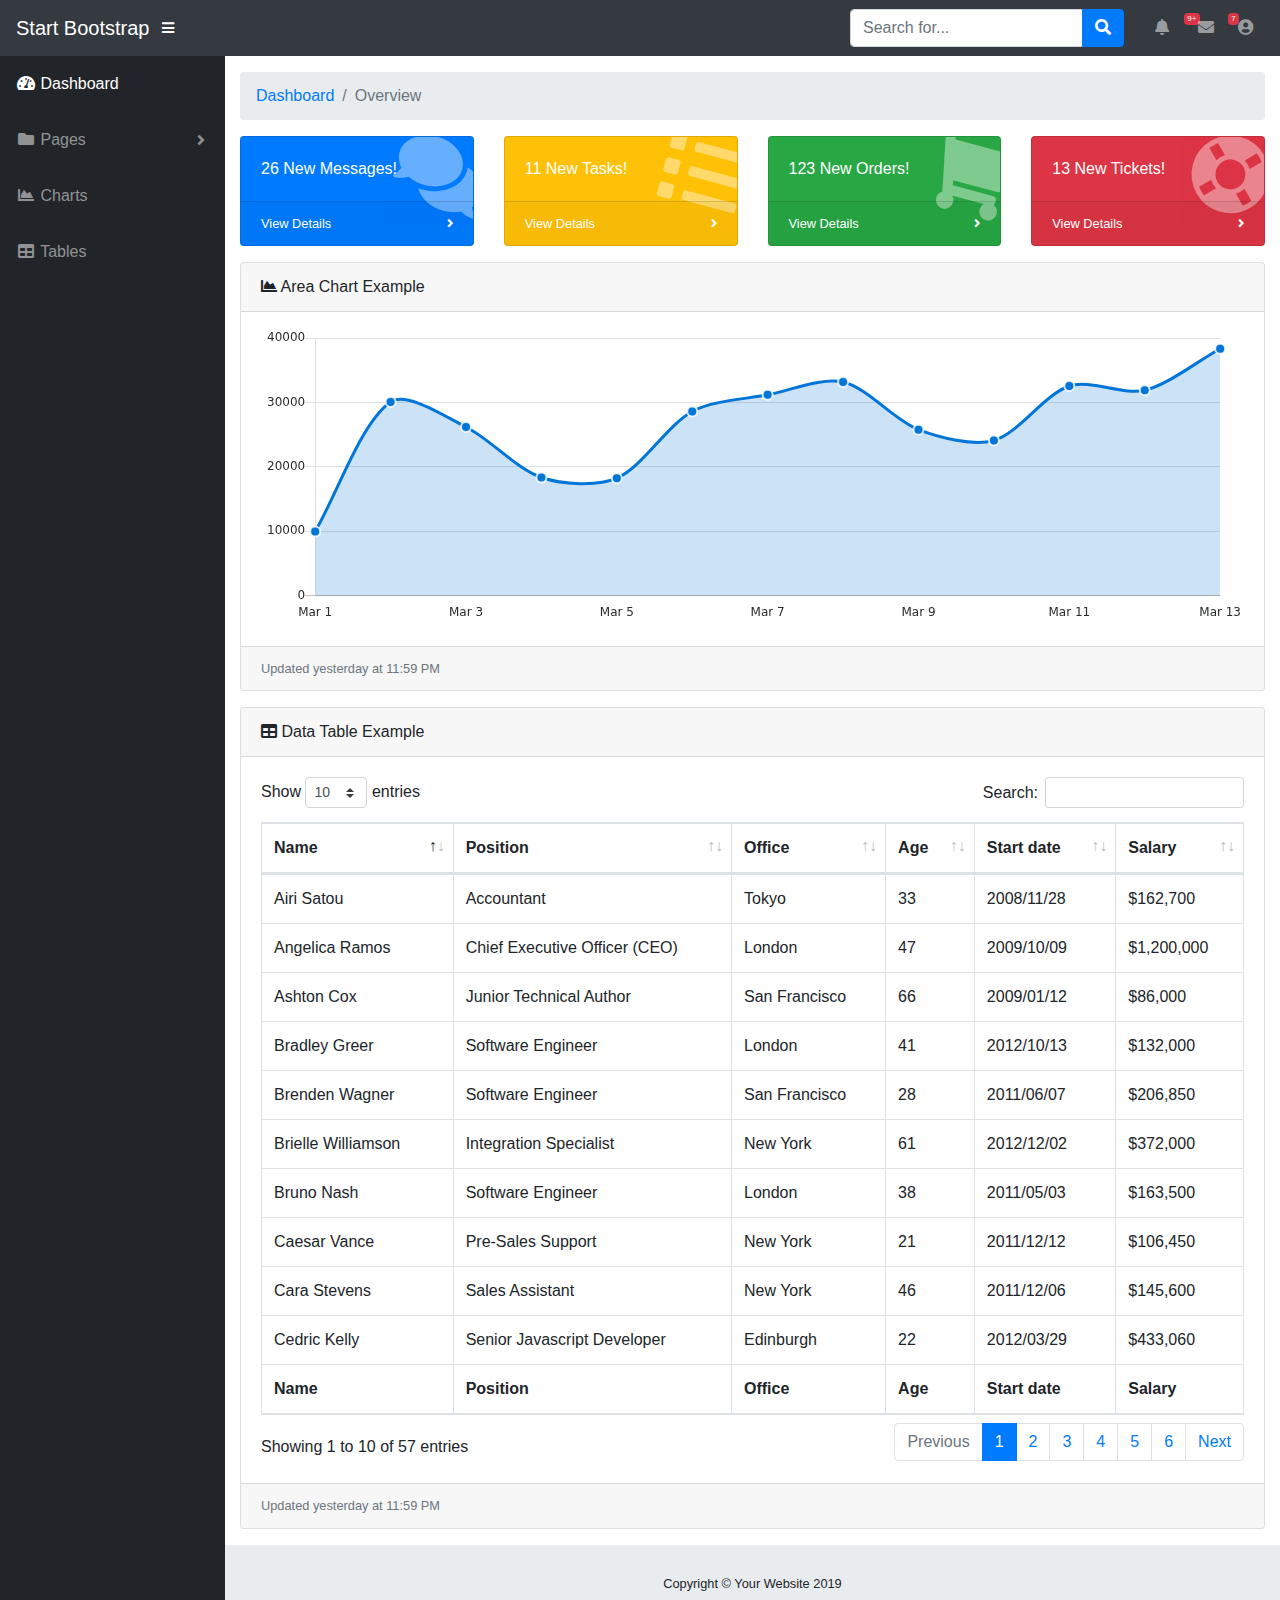
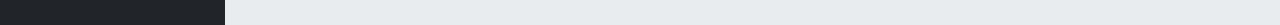
<file: it.unical.ingsw.siw.renotes/src/main/webapp/startbootstrap-sb-admin-gh-pages/index.html>
<!DOCTYPE html>
<html lang="en">

<head>

  <meta charset="utf-8">
  <meta http-equiv="X-UA-Compatible" content="IE=edge">
  <meta name="viewport" content="width=device-width, initial-scale=1, shrink-to-fit=no">
  <meta name="description" content="">
  <meta name="author" content="">

  <title>SB Admin - Dashboard</title>

  <!-- Custom fonts for this template-->
  <link href="vendor/fontawesome-free/css/all.min.css" rel="stylesheet" type="text/css">

  <!-- Page level plugin CSS-->
  <link href="vendor/datatables/dataTables.bootstrap4.css" rel="stylesheet">

  <!-- Custom styles for this template-->
  <link href="css/sb-admin.css" rel="stylesheet">

</head>

<body id="page-top">

  <nav class="navbar navbar-expand navbar-dark bg-dark static-top">

    <a class="navbar-brand mr-1" href="index.html">Start Bootstrap</a>

    <button class="btn btn-link btn-sm text-white order-1 order-sm-0" id="sidebarToggle" href="#">
      <i class="fas fa-bars"></i>
    </button>

    <!-- Navbar Search -->
    <form class="d-none d-md-inline-block form-inline ml-auto mr-0 mr-md-3 my-2 my-md-0">
      <div class="input-group">
        <input type="text" class="form-control" placeholder="Search for..." aria-label="Search" aria-describedby="basic-addon2">
        <div class="input-group-append">
          <button class="btn btn-primary" type="button">
            <i class="fas fa-search"></i>
          </button>
        </div>
      </div>
    </form>

    <!-- Navbar -->
    <ul class="navbar-nav ml-auto ml-md-0">
      <li class="nav-item dropdown no-arrow mx-1">
        <a class="nav-link dropdown-toggle" href="#" id="alertsDropdown" role="button" data-toggle="dropdown" aria-haspopup="true" aria-expanded="false">
          <i class="fas fa-bell fa-fw"></i>
          <span class="badge badge-danger">9+</span>
        </a>
        <div class="dropdown-menu dropdown-menu-right" aria-labelledby="alertsDropdown">
          <a class="dropdown-item" href="#">Action</a>
          <a class="dropdown-item" href="#">Another action</a>
          <div class="dropdown-divider"></div>
          <a class="dropdown-item" href="#">Something else here</a>
        </div>
      </li>
      <li class="nav-item dropdown no-arrow mx-1">
        <a class="nav-link dropdown-toggle" href="#" id="messagesDropdown" role="button" data-toggle="dropdown" aria-haspopup="true" aria-expanded="false">
          <i class="fas fa-envelope fa-fw"></i>
          <span class="badge badge-danger">7</span>
        </a>
        <div class="dropdown-menu dropdown-menu-right" aria-labelledby="messagesDropdown">
          <a class="dropdown-item" href="#">Action</a>
          <a class="dropdown-item" href="#">Another action</a>
          <div class="dropdown-divider"></div>
          <a class="dropdown-item" href="#">Something else here</a>
        </div>
      </li>
      <li class="nav-item dropdown no-arrow">
        <a class="nav-link dropdown-toggle" href="#" id="userDropdown" role="button" data-toggle="dropdown" aria-haspopup="true" aria-expanded="false">
          <i class="fas fa-user-circle fa-fw"></i>
        </a>
        <div class="dropdown-menu dropdown-menu-right" aria-labelledby="userDropdown">
          <a class="dropdown-item" href="#">Settings</a>
          <a class="dropdown-item" href="#">Activity Log</a>
          <div class="dropdown-divider"></div>
          <a class="dropdown-item" href="#" data-toggle="modal" data-target="#logoutModal">Logout</a>
        </div>
      </li>
    </ul>

  </nav>

  <div id="wrapper">

    <!-- Sidebar -->
    <ul class="sidebar navbar-nav">
      <li class="nav-item active">
        <a class="nav-link" href="index.html">
          <i class="fas fa-fw fa-tachometer-alt"></i>
          <span>Dashboard</span>
        </a>
      </li>
      <li class="nav-item dropdown">
        <a class="nav-link dropdown-toggle" href="#" id="pagesDropdown" role="button" data-toggle="dropdown" aria-haspopup="true" aria-expanded="false">
          <i class="fas fa-fw fa-folder"></i>
          <span>Pages</span>
        </a>
        <div class="dropdown-menu" aria-labelledby="pagesDropdown">
          <h6 class="dropdown-header">Login Screens:</h6>
          <a class="dropdown-item" href="login.html">Login</a>
          <a class="dropdown-item" href="register.html">Register</a>
          <a class="dropdown-item" href="forgot-password.html">Forgot Password</a>
          <div class="dropdown-divider"></div>
          <h6 class="dropdown-header">Other Pages:</h6>
          <a class="dropdown-item" href="404.html">404 Page</a>
          <a class="dropdown-item" href="blank.html">Blank Page</a>
        </div>
      </li>
      <li class="nav-item">
        <a class="nav-link" href="charts.html">
          <i class="fas fa-fw fa-chart-area"></i>
          <span>Charts</span></a>
      </li>
      <li class="nav-item">
        <a class="nav-link" href="tables.html">
          <i class="fas fa-fw fa-table"></i>
          <span>Tables</span></a>
      </li>
    </ul>

    <div id="content-wrapper">

      <div class="container-fluid">

        <!-- Breadcrumbs-->
        <ol class="breadcrumb">
          <li class="breadcrumb-item">
            <a href="#">Dashboard</a>
          </li>
          <li class="breadcrumb-item active">Overview</li>
        </ol>

        <!-- Icon Cards-->
        <div class="row">
          <div class="col-xl-3 col-sm-6 mb-3">
            <div class="card text-white bg-primary o-hidden h-100">
              <div class="card-body">
                <div class="card-body-icon">
                  <i class="fas fa-fw fa-comments"></i>
                </div>
                <div class="mr-5">26 New Messages!</div>
              </div>
              <a class="card-footer text-white clearfix small z-1" href="#">
                <span class="float-left">View Details</span>
                <span class="float-right">
                  <i class="fas fa-angle-right"></i>
                </span>
              </a>
            </div>
          </div>
          <div class="col-xl-3 col-sm-6 mb-3">
            <div class="card text-white bg-warning o-hidden h-100">
              <div class="card-body">
                <div class="card-body-icon">
                  <i class="fas fa-fw fa-list"></i>
                </div>
                <div class="mr-5">11 New Tasks!</div>
              </div>
              <a class="card-footer text-white clearfix small z-1" href="#">
                <span class="float-left">View Details</span>
                <span class="float-right">
                  <i class="fas fa-angle-right"></i>
                </span>
              </a>
            </div>
          </div>
          <div class="col-xl-3 col-sm-6 mb-3">
            <div class="card text-white bg-success o-hidden h-100">
              <div class="card-body">
                <div class="card-body-icon">
                  <i class="fas fa-fw fa-shopping-cart"></i>
                </div>
                <div class="mr-5">123 New Orders!</div>
              </div>
              <a class="card-footer text-white clearfix small z-1" href="#">
                <span class="float-left">View Details</span>
                <span class="float-right">
                  <i class="fas fa-angle-right"></i>
                </span>
              </a>
            </div>
          </div>
          <div class="col-xl-3 col-sm-6 mb-3">
            <div class="card text-white bg-danger o-hidden h-100">
              <div class="card-body">
                <div class="card-body-icon">
                  <i class="fas fa-fw fa-life-ring"></i>
                </div>
                <div class="mr-5">13 New Tickets!</div>
              </div>
              <a class="card-footer text-white clearfix small z-1" href="#">
                <span class="float-left">View Details</span>
                <span class="float-right">
                  <i class="fas fa-angle-right"></i>
                </span>
              </a>
            </div>
          </div>
        </div>

        <!-- Area Chart Example-->
        <div class="card mb-3">
          <div class="card-header">
            <i class="fas fa-chart-area"></i>
            Area Chart Example</div>
          <div class="card-body">
            <canvas id="myAreaChart" width="100%" height="30"></canvas>
          </div>
          <div class="card-footer small text-muted">Updated yesterday at 11:59 PM</div>
        </div>

        <!-- DataTables Example -->
        <div class="card mb-3">
          <div class="card-header">
            <i class="fas fa-table"></i>
            Data Table Example</div>
          <div class="card-body">
            <div class="table-responsive">
              <table class="table table-bordered" id="dataTable" width="100%" cellspacing="0">
                <thead>
                  <tr>
                    <th>Name</th>
                    <th>Position</th>
                    <th>Office</th>
                    <th>Age</th>
                    <th>Start date</th>
                    <th>Salary</th>
                  </tr>
                </thead>
                <tfoot>
                  <tr>
                    <th>Name</th>
                    <th>Position</th>
                    <th>Office</th>
                    <th>Age</th>
                    <th>Start date</th>
                    <th>Salary</th>
                  </tr>
                </tfoot>
                <tbody>
                  <tr>
                    <td>Tiger Nixon</td>
                    <td>System Architect</td>
                    <td>Edinburgh</td>
                    <td>61</td>
                    <td>2011/04/25</td>
                    <td>$320,800</td>
                  </tr>
                  <tr>
                    <td>Garrett Winters</td>
                    <td>Accountant</td>
                    <td>Tokyo</td>
                    <td>63</td>
                    <td>2011/07/25</td>
                    <td>$170,750</td>
                  </tr>
                  <tr>
                    <td>Ashton Cox</td>
                    <td>Junior Technical Author</td>
                    <td>San Francisco</td>
                    <td>66</td>
                    <td>2009/01/12</td>
                    <td>$86,000</td>
                  </tr>
                  <tr>
                    <td>Cedric Kelly</td>
                    <td>Senior Javascript Developer</td>
                    <td>Edinburgh</td>
                    <td>22</td>
                    <td>2012/03/29</td>
                    <td>$433,060</td>
                  </tr>
                  <tr>
                    <td>Airi Satou</td>
                    <td>Accountant</td>
                    <td>Tokyo</td>
                    <td>33</td>
                    <td>2008/11/28</td>
                    <td>$162,700</td>
                  </tr>
                  <tr>
                    <td>Brielle Williamson</td>
                    <td>Integration Specialist</td>
                    <td>New York</td>
                    <td>61</td>
                    <td>2012/12/02</td>
                    <td>$372,000</td>
                  </tr>
                  <tr>
                    <td>Herrod Chandler</td>
                    <td>Sales Assistant</td>
                    <td>San Francisco</td>
                    <td>59</td>
                    <td>2012/08/06</td>
                    <td>$137,500</td>
                  </tr>
                  <tr>
                    <td>Rhona Davidson</td>
                    <td>Integration Specialist</td>
                    <td>Tokyo</td>
                    <td>55</td>
                    <td>2010/10/14</td>
                    <td>$327,900</td>
                  </tr>
                  <tr>
                    <td>Colleen Hurst</td>
                    <td>Javascript Developer</td>
                    <td>San Francisco</td>
                    <td>39</td>
                    <td>2009/09/15</td>
                    <td>$205,500</td>
                  </tr>
                  <tr>
                    <td>Sonya Frost</td>
                    <td>Software Engineer</td>
                    <td>Edinburgh</td>
                    <td>23</td>
                    <td>2008/12/13</td>
                    <td>$103,600</td>
                  </tr>
                  <tr>
                    <td>Jena Gaines</td>
                    <td>Office Manager</td>
                    <td>London</td>
                    <td>30</td>
                    <td>2008/12/19</td>
                    <td>$90,560</td>
                  </tr>
                  <tr>
                    <td>Quinn Flynn</td>
                    <td>Support Lead</td>
                    <td>Edinburgh</td>
                    <td>22</td>
                    <td>2013/03/03</td>
                    <td>$342,000</td>
                  </tr>
                  <tr>
                    <td>Charde Marshall</td>
                    <td>Regional Director</td>
                    <td>San Francisco</td>
                    <td>36</td>
                    <td>2008/10/16</td>
                    <td>$470,600</td>
                  </tr>
                  <tr>
                    <td>Haley Kennedy</td>
                    <td>Senior Marketing Designer</td>
                    <td>London</td>
                    <td>43</td>
                    <td>2012/12/18</td>
                    <td>$313,500</td>
                  </tr>
                  <tr>
                    <td>Tatyana Fitzpatrick</td>
                    <td>Regional Director</td>
                    <td>London</td>
                    <td>19</td>
                    <td>2010/03/17</td>
                    <td>$385,750</td>
                  </tr>
                  <tr>
                    <td>Michael Silva</td>
                    <td>Marketing Designer</td>
                    <td>London</td>
                    <td>66</td>
                    <td>2012/11/27</td>
                    <td>$198,500</td>
                  </tr>
                  <tr>
                    <td>Paul Byrd</td>
                    <td>Chief Financial Officer (CFO)</td>
                    <td>New York</td>
                    <td>64</td>
                    <td>2010/06/09</td>
                    <td>$725,000</td>
                  </tr>
                  <tr>
                    <td>Gloria Little</td>
                    <td>Systems Administrator</td>
                    <td>New York</td>
                    <td>59</td>
                    <td>2009/04/10</td>
                    <td>$237,500</td>
                  </tr>
                  <tr>
                    <td>Bradley Greer</td>
                    <td>Software Engineer</td>
                    <td>London</td>
                    <td>41</td>
                    <td>2012/10/13</td>
                    <td>$132,000</td>
                  </tr>
                  <tr>
                    <td>Dai Rios</td>
                    <td>Personnel Lead</td>
                    <td>Edinburgh</td>
                    <td>35</td>
                    <td>2012/09/26</td>
                    <td>$217,500</td>
                  </tr>
                  <tr>
                    <td>Jenette Caldwell</td>
                    <td>Development Lead</td>
                    <td>New York</td>
                    <td>30</td>
                    <td>2011/09/03</td>
                    <td>$345,000</td>
                  </tr>
                  <tr>
                    <td>Yuri Berry</td>
                    <td>Chief Marketing Officer (CMO)</td>
                    <td>New York</td>
                    <td>40</td>
                    <td>2009/06/25</td>
                    <td>$675,000</td>
                  </tr>
                  <tr>
                    <td>Caesar Vance</td>
                    <td>Pre-Sales Support</td>
                    <td>New York</td>
                    <td>21</td>
                    <td>2011/12/12</td>
                    <td>$106,450</td>
                  </tr>
                  <tr>
                    <td>Doris Wilder</td>
                    <td>Sales Assistant</td>
                    <td>Sidney</td>
                    <td>23</td>
                    <td>2010/09/20</td>
                    <td>$85,600</td>
                  </tr>
                  <tr>
                    <td>Angelica Ramos</td>
                    <td>Chief Executive Officer (CEO)</td>
                    <td>London</td>
                    <td>47</td>
                    <td>2009/10/09</td>
                    <td>$1,200,000</td>
                  </tr>
                  <tr>
                    <td>Gavin Joyce</td>
                    <td>Developer</td>
                    <td>Edinburgh</td>
                    <td>42</td>
                    <td>2010/12/22</td>
                    <td>$92,575</td>
                  </tr>
                  <tr>
                    <td>Jennifer Chang</td>
                    <td>Regional Director</td>
                    <td>Singapore</td>
                    <td>28</td>
                    <td>2010/11/14</td>
                    <td>$357,650</td>
                  </tr>
                  <tr>
                    <td>Brenden Wagner</td>
                    <td>Software Engineer</td>
                    <td>San Francisco</td>
                    <td>28</td>
                    <td>2011/06/07</td>
                    <td>$206,850</td>
                  </tr>
                  <tr>
                    <td>Fiona Green</td>
                    <td>Chief Operating Officer (COO)</td>
                    <td>San Francisco</td>
                    <td>48</td>
                    <td>2010/03/11</td>
                    <td>$850,000</td>
                  </tr>
                  <tr>
                    <td>Shou Itou</td>
                    <td>Regional Marketing</td>
                    <td>Tokyo</td>
                    <td>20</td>
                    <td>2011/08/14</td>
                    <td>$163,000</td>
                  </tr>
                  <tr>
                    <td>Michelle House</td>
                    <td>Integration Specialist</td>
                    <td>Sidney</td>
                    <td>37</td>
                    <td>2011/06/02</td>
                    <td>$95,400</td>
                  </tr>
                  <tr>
                    <td>Suki Burks</td>
                    <td>Developer</td>
                    <td>London</td>
                    <td>53</td>
                    <td>2009/10/22</td>
                    <td>$114,500</td>
                  </tr>
                  <tr>
                    <td>Prescott Bartlett</td>
                    <td>Technical Author</td>
                    <td>London</td>
                    <td>27</td>
                    <td>2011/05/07</td>
                    <td>$145,000</td>
                  </tr>
                  <tr>
                    <td>Gavin Cortez</td>
                    <td>Team Leader</td>
                    <td>San Francisco</td>
                    <td>22</td>
                    <td>2008/10/26</td>
                    <td>$235,500</td>
                  </tr>
                  <tr>
                    <td>Martena Mccray</td>
                    <td>Post-Sales support</td>
                    <td>Edinburgh</td>
                    <td>46</td>
                    <td>2011/03/09</td>
                    <td>$324,050</td>
                  </tr>
                  <tr>
                    <td>Unity Butler</td>
                    <td>Marketing Designer</td>
                    <td>San Francisco</td>
                    <td>47</td>
                    <td>2009/12/09</td>
                    <td>$85,675</td>
                  </tr>
                  <tr>
                    <td>Howard Hatfield</td>
                    <td>Office Manager</td>
                    <td>San Francisco</td>
                    <td>51</td>
                    <td>2008/12/16</td>
                    <td>$164,500</td>
                  </tr>
                  <tr>
                    <td>Hope Fuentes</td>
                    <td>Secretary</td>
                    <td>San Francisco</td>
                    <td>41</td>
                    <td>2010/02/12</td>
                    <td>$109,850</td>
                  </tr>
                  <tr>
                    <td>Vivian Harrell</td>
                    <td>Financial Controller</td>
                    <td>San Francisco</td>
                    <td>62</td>
                    <td>2009/02/14</td>
                    <td>$452,500</td>
                  </tr>
                  <tr>
                    <td>Timothy Mooney</td>
                    <td>Office Manager</td>
                    <td>London</td>
                    <td>37</td>
                    <td>2008/12/11</td>
                    <td>$136,200</td>
                  </tr>
                  <tr>
                    <td>Jackson Bradshaw</td>
                    <td>Director</td>
                    <td>New York</td>
                    <td>65</td>
                    <td>2008/09/26</td>
                    <td>$645,750</td>
                  </tr>
                  <tr>
                    <td>Olivia Liang</td>
                    <td>Support Engineer</td>
                    <td>Singapore</td>
                    <td>64</td>
                    <td>2011/02/03</td>
                    <td>$234,500</td>
                  </tr>
                  <tr>
                    <td>Bruno Nash</td>
                    <td>Software Engineer</td>
                    <td>London</td>
                    <td>38</td>
                    <td>2011/05/03</td>
                    <td>$163,500</td>
                  </tr>
                  <tr>
                    <td>Sakura Yamamoto</td>
                    <td>Support Engineer</td>
                    <td>Tokyo</td>
                    <td>37</td>
                    <td>2009/08/19</td>
                    <td>$139,575</td>
                  </tr>
                  <tr>
                    <td>Thor Walton</td>
                    <td>Developer</td>
                    <td>New York</td>
                    <td>61</td>
                    <td>2013/08/11</td>
                    <td>$98,540</td>
                  </tr>
                  <tr>
                    <td>Finn Camacho</td>
                    <td>Support Engineer</td>
                    <td>San Francisco</td>
                    <td>47</td>
                    <td>2009/07/07</td>
                    <td>$87,500</td>
                  </tr>
                  <tr>
                    <td>Serge Baldwin</td>
                    <td>Data Coordinator</td>
                    <td>Singapore</td>
                    <td>64</td>
                    <td>2012/04/09</td>
                    <td>$138,575</td>
                  </tr>
                  <tr>
                    <td>Zenaida Frank</td>
                    <td>Software Engineer</td>
                    <td>New York</td>
                    <td>63</td>
                    <td>2010/01/04</td>
                    <td>$125,250</td>
                  </tr>
                  <tr>
                    <td>Zorita Serrano</td>
                    <td>Software Engineer</td>
                    <td>San Francisco</td>
                    <td>56</td>
                    <td>2012/06/01</td>
                    <td>$115,000</td>
                  </tr>
                  <tr>
                    <td>Jennifer Acosta</td>
                    <td>Junior Javascript Developer</td>
                    <td>Edinburgh</td>
                    <td>43</td>
                    <td>2013/02/01</td>
                    <td>$75,650</td>
                  </tr>
                  <tr>
                    <td>Cara Stevens</td>
                    <td>Sales Assistant</td>
                    <td>New York</td>
                    <td>46</td>
                    <td>2011/12/06</td>
                    <td>$145,600</td>
                  </tr>
                  <tr>
                    <td>Hermione Butler</td>
                    <td>Regional Director</td>
                    <td>London</td>
                    <td>47</td>
                    <td>2011/03/21</td>
                    <td>$356,250</td>
                  </tr>
                  <tr>
                    <td>Lael Greer</td>
                    <td>Systems Administrator</td>
                    <td>London</td>
                    <td>21</td>
                    <td>2009/02/27</td>
                    <td>$103,500</td>
                  </tr>
                  <tr>
                    <td>Jonas Alexander</td>
                    <td>Developer</td>
                    <td>San Francisco</td>
                    <td>30</td>
                    <td>2010/07/14</td>
                    <td>$86,500</td>
                  </tr>
                  <tr>
                    <td>Shad Decker</td>
                    <td>Regional Director</td>
                    <td>Edinburgh</td>
                    <td>51</td>
                    <td>2008/11/13</td>
                    <td>$183,000</td>
                  </tr>
                  <tr>
                    <td>Michael Bruce</td>
                    <td>Javascript Developer</td>
                    <td>Singapore</td>
                    <td>29</td>
                    <td>2011/06/27</td>
                    <td>$183,000</td>
                  </tr>
                  <tr>
                    <td>Donna Snider</td>
                    <td>Customer Support</td>
                    <td>New York</td>
                    <td>27</td>
                    <td>2011/01/25</td>
                    <td>$112,000</td>
                  </tr>
                </tbody>
              </table>
            </div>
          </div>
          <div class="card-footer small text-muted">Updated yesterday at 11:59 PM</div>
        </div>

      </div>
      <!-- /.container-fluid -->

      <!-- Sticky Footer -->
      <footer class="sticky-footer">
        <div class="container my-auto">
          <div class="copyright text-center my-auto">
            <span>Copyright © Your Website 2019</span>
          </div>
        </div>
      </footer>

    </div>
    <!-- /.content-wrapper -->

  </div>
  <!-- /#wrapper -->

  <!-- Scroll to Top Button-->
  <a class="scroll-to-top rounded" href="#page-top">
    <i class="fas fa-angle-up"></i>
  </a>

  <!-- Logout Modal-->
  <div class="modal fade" id="logoutModal" tabindex="-1" role="dialog" aria-labelledby="exampleModalLabel" aria-hidden="true">
    <div class="modal-dialog" role="document">
      <div class="modal-content">
        <div class="modal-header">
          <h5 class="modal-title" id="exampleModalLabel">Ready to Leave?</h5>
          <button class="close" type="button" data-dismiss="modal" aria-label="Close">
            <span aria-hidden="true">×</span>
          </button>
        </div>
        <div class="modal-body">Select "Logout" below if you are ready to end your current session.</div>
        <div class="modal-footer">
          <button class="btn btn-secondary" type="button" data-dismiss="modal">Cancel</button>
          <a class="btn btn-primary" href="login.html">Logout</a>
        </div>
      </div>
    </div>
  </div>

  <!-- Bootstrap core JavaScript-->
  <script src="vendor/jquery/jquery.min.js"></script>
  <script src="vendor/bootstrap/js/bootstrap.bundle.min.js"></script>

  <!-- Core plugin JavaScript-->
  <script src="vendor/jquery-easing/jquery.easing.min.js"></script>

  <!-- Page level plugin JavaScript-->
  <script src="vendor/chart.js/Chart.min.js"></script>
  <script src="vendor/datatables/jquery.dataTables.js"></script>
  <script src="vendor/datatables/dataTables.bootstrap4.js"></script>

  <!-- Custom scripts for all pages-->
  <script src="js/sb-admin.min.js"></script>

  <!-- Demo scripts for this page-->
  <script src="js/demo/datatables-demo.js"></script>
  <script src="js/demo/chart-area-demo.js"></script>

</body>

</html>
</file>
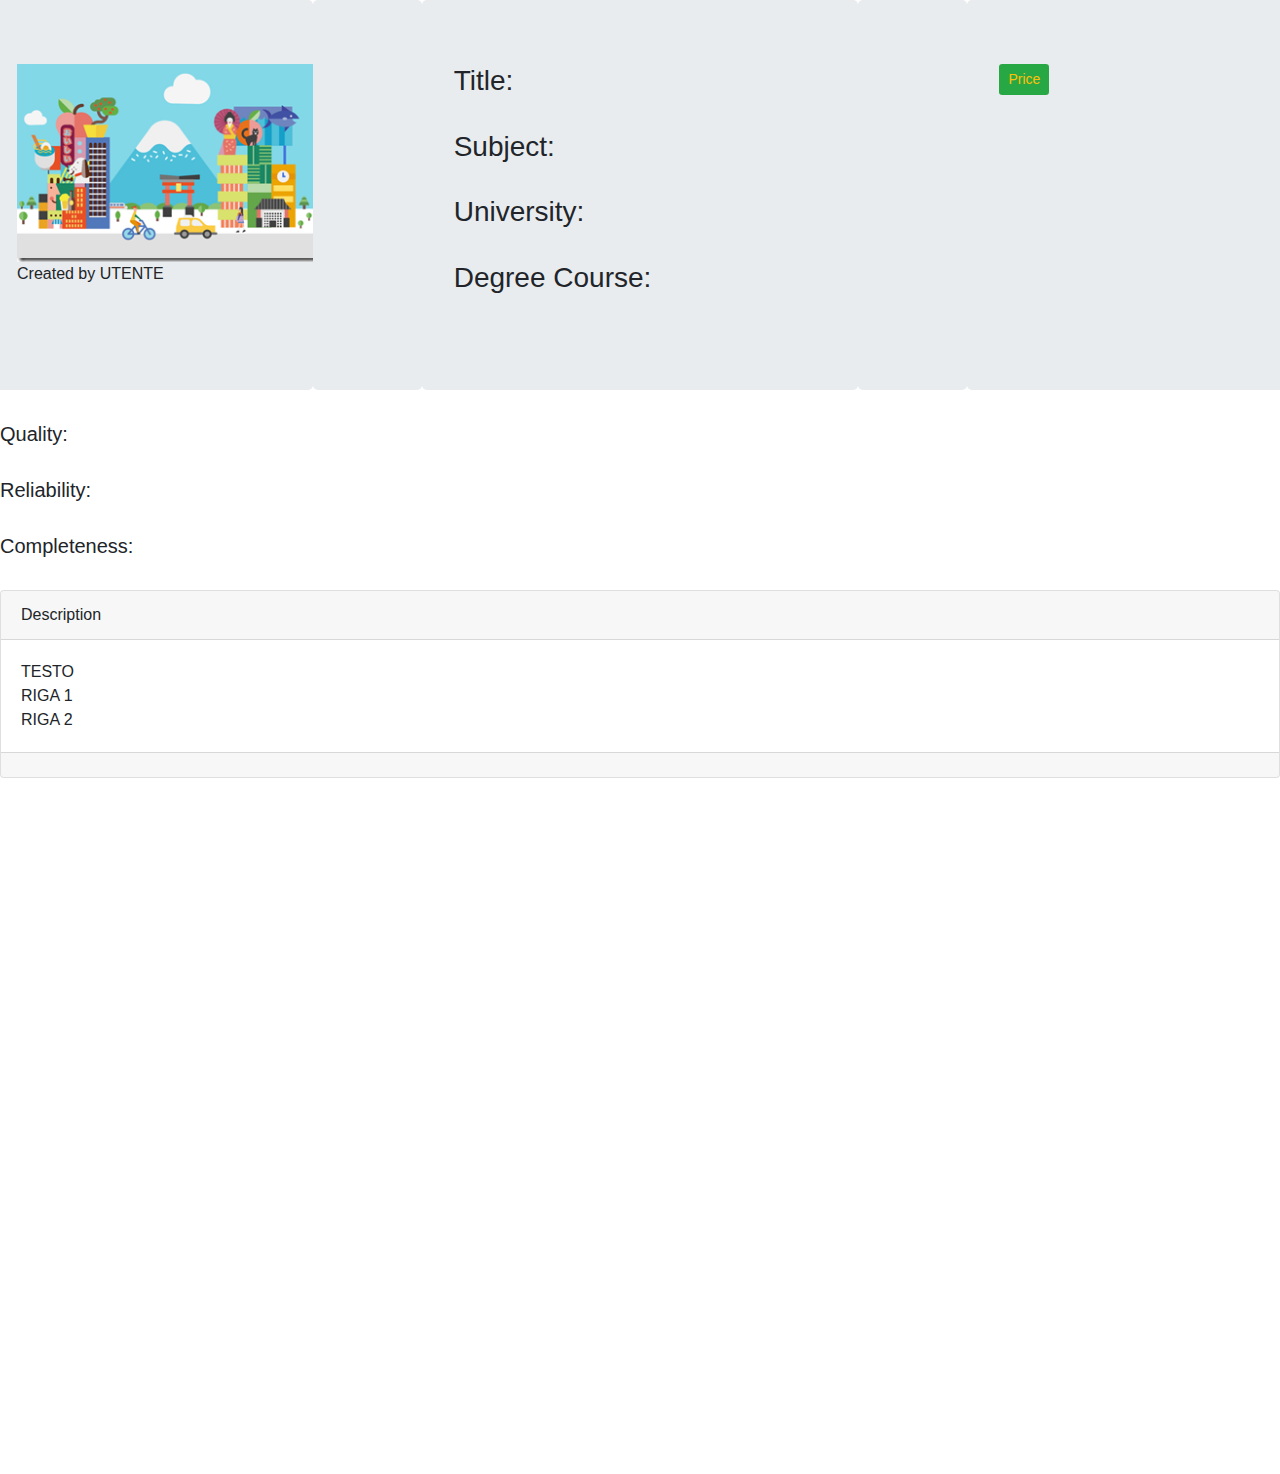
<file: it.unical.ingsw.siw.renotes/src/main/webapp/adInfo.html>
<!DOCTYPE html>
<html>
<head>
	<meta charset="UTF-8">
	<title>Ad Description</title>
	
	<!-- Custom fonts for this template-->
  <link href="startbootstrap-sb-admin-gh-pages/vendor/fontawesome-free/css/all.min.css" rel="stylesheet" type="text/css">

  <!-- Page level plugin CSS-->
  <link href="startbootstrap-sb-admin-gh-pages/vendor/datatables/dataTables.bootstrap4.css" rel="stylesheet">

  <!-- Custom styles for this template-->
  <link href="startbootstrap-sb-admin-gh-pages/css/sb-admin.css" rel="stylesheet">
  
  <!-- Bootstrap core JavaScript-->
  <script src="startbootstrap-sb-admin-gh-pages/vendor/jquery/jquery.min.js"></script>
  <script src="startbootstrap-sb-admin-gh-pages/vendor/bootstrap/js/bootstrap.bundle.min.js"></script>

  <!-- Core plugin JavaScript-->
  <script src="startbootstrap-sb-admin-gh-pages/vendor/jquery-easing/jquery.easing.min.js"></script>

  <!-- Page level plugin JavaScript-->
  <script src="startbootstrap-sb-admin-gh-pages/vendor/chart.js/Chart.min.js"></script>
  <script src="startbootstrap-sb-admin-gh-pages/vendor/datatables/jquery.dataTables.js"></script>
  <script src="startbootstrap-sb-admin-gh-pages/vendor/datatables/dataTables.bootstrap4.js"></script>

  <!-- Custom scripts for all pages-->
  <script src="startbootstrap-sb-admin-gh-pages/js/sb-admin.min.js"></script>

  <!-- Demo scripts for this page-->
  <script src="startbootstrap-sb-admin-gh-pages/js/demo/datatables-demo.js"></script>
  <script src="startbootstrap-sb-admin-gh-pages/js/demo/chart-area-demo.js"></script>
	
</head>
<body id="page-top">
	<div id="content-wrapper"> 
		<div id="container-fluid"> 
			<div class="row">
				
				<aside class="col-xs-3 col-sm-3 col-lg-3 jumbotron">
					<figure>
					  <img src="webImg/image8.png" width="300"/>
					  <figcaption>Created by UTENTE</figcaption>
					</figure>
				</aside>
				
				<div class="col-xs-1 col-sm-1 col-lg-1 jumbotron"></div>
				
				<div class="col-xs-4 col-sm-4 col-lg-4 jumbotron"> 
					<div> <h3> Title: </h3><br></div>	
					<div> <h3> Subject:	</h3><br> </div>
					<div> <h3> University: </h3><br></div>
					<div> <h3> Degree Course: </h3><br>	</div>
				</div>
				
				<div class="col-xs-1 col-sm-1 col-lg-1 jumbotron"></div>
				
				<div class="col-xs-3 col-sm-3 col-lg-3 jumbotron"> 
				<button class="btn btn-link btn-sm text-warning bg-success" > Price </button>
				</div>	
			
			</div>
			<div >	
			
				<div> <h5> Quality: </h5><br></div>	

				<div> <h5> Reliability:	</h5><br> </div>

				<div> <h5> Completeness: </h5><br></div>
				
			</div>
			
			<div class="card mb-4">
				<div class="card-header"> Description </div>
				<div class="card-body"> TESTO<br> RIGA 1<br> RIGA 2</div>
				<div class="card-footer"></div>
			
			</div>
		</div>
	</div>
	<br>
	<br>
	<br>
	<br>
	<br>
	<br>
	<br>
	<br>
	<br>
	<br>
	<br>
	<br>
	<br>
	
	<br>
	<br>
	<br>
	<br>
	<br>
	<br>
	<br><br>
	
	<br>
	<br>
	<br>
	<br>
	<br>
	<br>
	<br>
	
	<a class="scroll-to-top rounded" href="#page-top" style="display: none;">
		<i class="fas fa-angle-up"></i>
	</a>
</body>
</html>
</file>
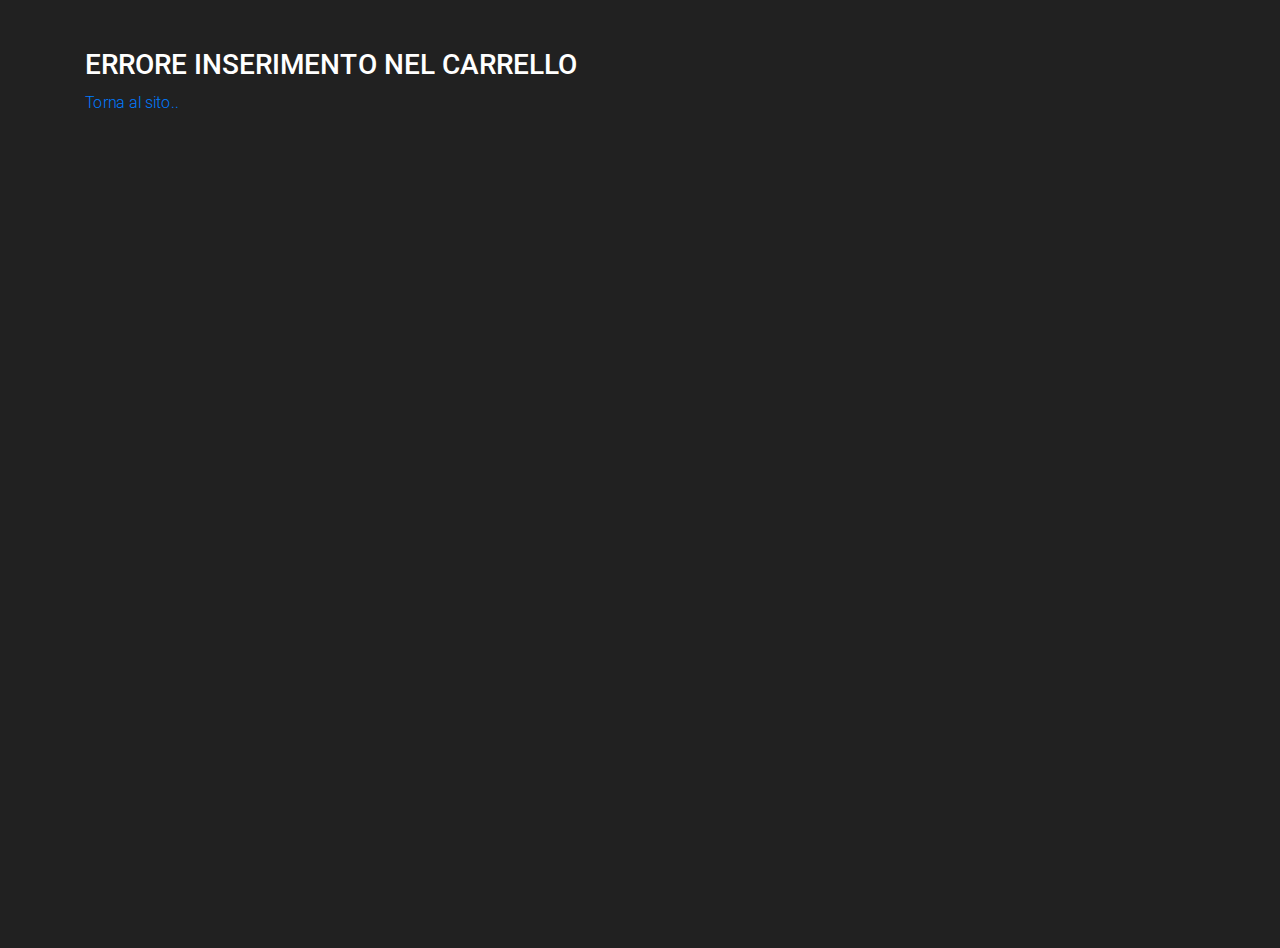
<file: it.unical.ingsw.siw.renotes/src/main/webapp/errorAddAd.html>
<!doctype html>
<html>
<head>
  <meta charset="utf-8">
  <meta name="viewport" content="width=device-width, initial-scale=1, shrink-to-fit=no">
  <meta http-equiv="x-ua-compatible" content="ie=edge">
  <title>Errore Aggiunta Inserita</title>
  <!-- Font Awesome -->
  <link rel="stylesheet" href="https://use.fontawesome.com/releases/v5.11.2/css/all.css">
  <!-- Bootstrap core CSS -->
  <link href="css/bootstrap.min.css" rel="stylesheet">
  <!-- Material Design Bootstrap -->
  <link href="css/mdb.min.css" rel="stylesheet">
  <!-- Your custom styles (optional) -->
  <link href="css/style.min.css" rel="stylesheet">
	<!-- SCRIPTS -->
  <!-- JQuery -->
  <script type="text/javascript" src="js/jquery-3.4.1.min.js"></script>
  <!-- Bootstrap tooltips -->
  <script type="text/javascript" src="js/popper.min.js"></script>
  <!-- Bootstrap core JavaScript -->
  <script type="text/javascript" src="js/bootstrap.min.js"></script>
  <!-- MDB core JavaScript -->
  <script type="text/javascript" src="js/mdb.min.js"></script>
  <!-- Initializations -->
</head>
	
<body class="bg-dark">
	<main>
		<div class="container my-5">
			<p class="title h3 text-white">ERRORE INSERIMENTO NEL CARRELLO</p>
			<p><a href="index.html"> Torna al sito..</a></p>
		</div>
	</main>
</body>
</html>
</file>
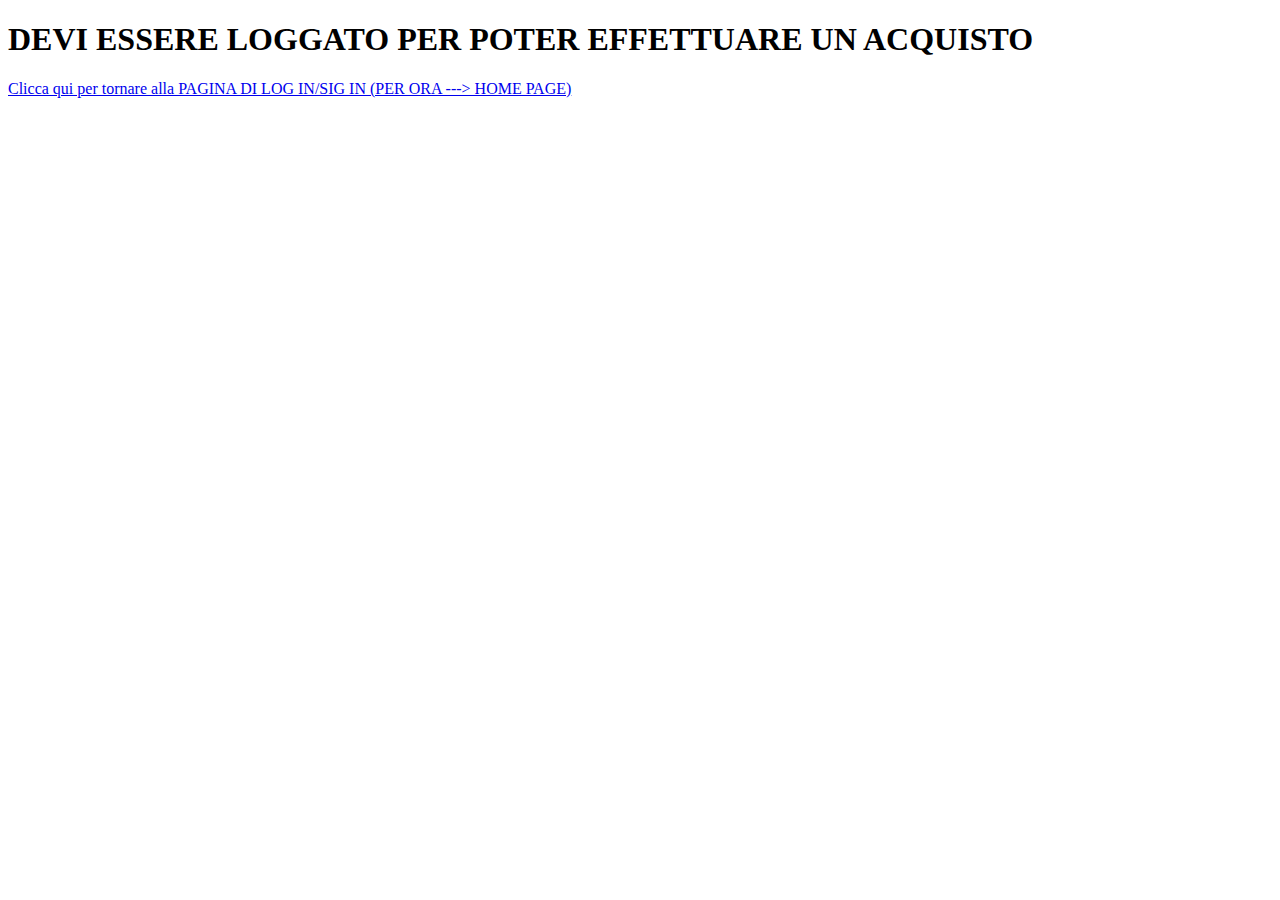
<file: it.unical.ingsw.siw.renotes/src/main/webapp/notLogin.html>
<!DOCTYPE html>
<html>
<head>
<meta charset="UTF-8">
<title>NOT LOG IN</title>
</head>
<body>

	<h1> DEVI ESSERE LOGGATO PER POTER EFFETTUARE UN ACQUISTO </h1>
	<a href="index.html"> Clicca qui per tornare alla PAGINA DI LOG IN/SIG IN (PER ORA ---> HOME PAGE) </a>
	
</body>
</html>
</file>
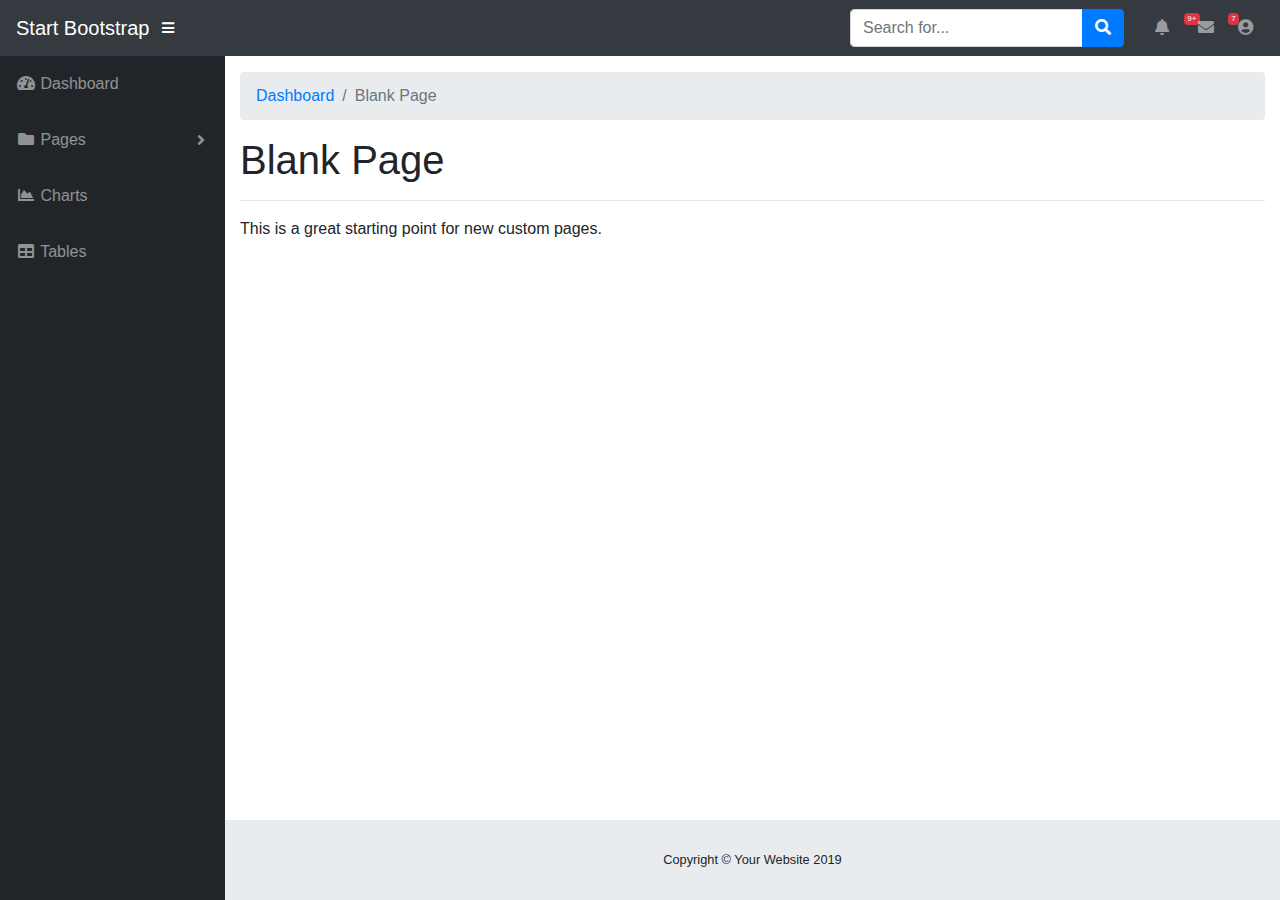
<file: it.unical.ingsw.siw.renotes/src/main/webapp/startbootstrap-sb-admin-gh-pages/blank.html>
<!DOCTYPE html>
<html lang="en">

<head>

  <meta charset="utf-8">
  <meta http-equiv="X-UA-Compatible" content="IE=edge">
  <meta name="viewport" content="width=device-width, initial-scale=1, shrink-to-fit=no">
  <meta name="description" content="">
  <meta name="author" content="">

  <title>SB Admin - Blank Page</title>

  <!-- Custom fonts for this template-->
  <link href="vendor/fontawesome-free/css/all.min.css" rel="stylesheet" type="text/css">

  <!-- Page level plugin CSS-->
  <link href="vendor/datatables/dataTables.bootstrap4.css" rel="stylesheet">

  <!-- Custom styles for this template-->
  <link href="css/sb-admin.css" rel="stylesheet">

</head>

<body id="page-top">

  <nav class="navbar navbar-expand navbar-dark bg-dark static-top">

    <a class="navbar-brand mr-1" href="index.html">Start Bootstrap</a>

    <button class="btn btn-link btn-sm text-white order-1 order-sm-0" id="sidebarToggle" href="#">
      <i class="fas fa-bars"></i>
    </button>

    <!-- Navbar Search -->
    <form class="d-none d-md-inline-block form-inline ml-auto mr-0 mr-md-3 my-2 my-md-0">
      <div class="input-group">
        <input type="text" class="form-control" placeholder="Search for..." aria-label="Search" aria-describedby="basic-addon2">
        <div class="input-group-append">
          <button class="btn btn-primary" type="button">
            <i class="fas fa-search"></i>
          </button>
        </div>
      </div>
    </form>

    <!-- Navbar -->
    <ul class="navbar-nav ml-auto ml-md-0">
      <li class="nav-item dropdown no-arrow mx-1">
        <a class="nav-link dropdown-toggle" href="#" id="alertsDropdown" role="button" data-toggle="dropdown" aria-haspopup="true" aria-expanded="false">
          <i class="fas fa-bell fa-fw"></i>
          <span class="badge badge-danger">9+</span>
        </a>
        <div class="dropdown-menu dropdown-menu-right" aria-labelledby="alertsDropdown">
          <a class="dropdown-item" href="#">Action</a>
          <a class="dropdown-item" href="#">Another action</a>
          <div class="dropdown-divider"></div>
          <a class="dropdown-item" href="#">Something else here</a>
        </div>
      </li>
      <li class="nav-item dropdown no-arrow mx-1">
        <a class="nav-link dropdown-toggle" href="#" id="messagesDropdown" role="button" data-toggle="dropdown" aria-haspopup="true" aria-expanded="false">
          <i class="fas fa-envelope fa-fw"></i>
          <span class="badge badge-danger">7</span>
        </a>
        <div class="dropdown-menu dropdown-menu-right" aria-labelledby="messagesDropdown">
          <a class="dropdown-item" href="#">Action</a>
          <a class="dropdown-item" href="#">Another action</a>
          <div class="dropdown-divider"></div>
          <a class="dropdown-item" href="#">Something else here</a>
        </div>
      </li>
      <li class="nav-item dropdown no-arrow">
        <a class="nav-link dropdown-toggle" href="#" id="userDropdown" role="button" data-toggle="dropdown" aria-haspopup="true" aria-expanded="false">
          <i class="fas fa-user-circle fa-fw"></i>
        </a>
        <div class="dropdown-menu dropdown-menu-right" aria-labelledby="userDropdown">
          <a class="dropdown-item" href="#">Settings</a>
          <a class="dropdown-item" href="#">Activity Log</a>
          <div class="dropdown-divider"></div>
          <a class="dropdown-item" href="#" data-toggle="modal" data-target="#logoutModal">Logout</a>
        </div>
      </li>
    </ul>

  </nav>

  <div id="wrapper">

    <!-- Sidebar -->
    <ul class="sidebar navbar-nav">
      <li class="nav-item">
        <a class="nav-link" href="index.html">
          <i class="fas fa-fw fa-tachometer-alt"></i>
          <span>Dashboard</span>
        </a>
      </li>
      <li class="nav-item dropdown">
        <a class="nav-link dropdown-toggle" href="#" id="pagesDropdown" role="button" data-toggle="dropdown" aria-haspopup="true" aria-expanded="false">
          <i class="fas fa-fw fa-folder"></i>
          <span>Pages</span>
        </a>
        <div class="dropdown-menu" aria-labelledby="pagesDropdown">
          <h6 class="dropdown-header">Login Screens:</h6>
          <a class="dropdown-item" href="login.html">Login</a>
          <a class="dropdown-item" href="register.html">Register</a>
          <a class="dropdown-item" href="forgot-password.html">Forgot Password</a>
          <div class="dropdown-divider"></div>
          <h6 class="dropdown-header">Other Pages:</h6>
          <a class="dropdown-item" href="404.html">404 Page</a>
          <a class="dropdown-item active" href="blank.html">Blank Page</a>
        </div>
      </li>
      <li class="nav-item">
        <a class="nav-link" href="charts.html">
          <i class="fas fa-fw fa-chart-area"></i>
          <span>Charts</span></a>
      </li>
      <li class="nav-item">
        <a class="nav-link" href="tables.html">
          <i class="fas fa-fw fa-table"></i>
          <span>Tables</span></a>
      </li>
    </ul>

    <div id="content-wrapper">

      <div class="container-fluid">

        <!-- Breadcrumbs-->
        <ol class="breadcrumb">
          <li class="breadcrumb-item">
            <a href="index.html">Dashboard</a>
          </li>
          <li class="breadcrumb-item active">Blank Page</li>
        </ol>

        <!-- Page Content -->
        <h1>Blank Page</h1>
        <hr>
        <p>This is a great starting point for new custom pages.</p>

      </div>
      <!-- /.container-fluid -->

      <!-- Sticky Footer -->
      <footer class="sticky-footer">
        <div class="container my-auto">
          <div class="copyright text-center my-auto">
            <span>Copyright © Your Website 2019</span>
          </div>
        </div>
      </footer>

    </div>
    <!-- /.content-wrapper -->

  </div>
  <!-- /#wrapper -->

  <!-- Scroll to Top Button-->
  <a class="scroll-to-top rounded" href="#page-top">
    <i class="fas fa-angle-up"></i>
  </a>

  <!-- Logout Modal-->
  <div class="modal fade" id="logoutModal" tabindex="-1" role="dialog" aria-labelledby="exampleModalLabel" aria-hidden="true">
    <div class="modal-dialog" role="document">
      <div class="modal-content">
        <div class="modal-header">
          <h5 class="modal-title" id="exampleModalLabel">Ready to Leave?</h5>
          <button class="close" type="button" data-dismiss="modal" aria-label="Close">
            <span aria-hidden="true">×</span>
          </button>
        </div>
        <div class="modal-body">Select "Logout" below if you are ready to end your current session.</div>
        <div class="modal-footer">
          <button class="btn btn-secondary" type="button" data-dismiss="modal">Cancel</button>
          <a class="btn btn-primary" href="login.html">Logout</a>
        </div>
      </div>
    </div>
  </div>

  <!-- Bootstrap core JavaScript-->
  <script src="vendor/jquery/jquery.min.js"></script>
  <script src="vendor/bootstrap/js/bootstrap.bundle.min.js"></script>

  <!-- Core plugin JavaScript-->
  <script src="vendor/jquery-easing/jquery.easing.min.js"></script>

  <!-- Custom scripts for all pages-->
  <script src="js/sb-admin.min.js"></script>

</body>

</html>
</file>
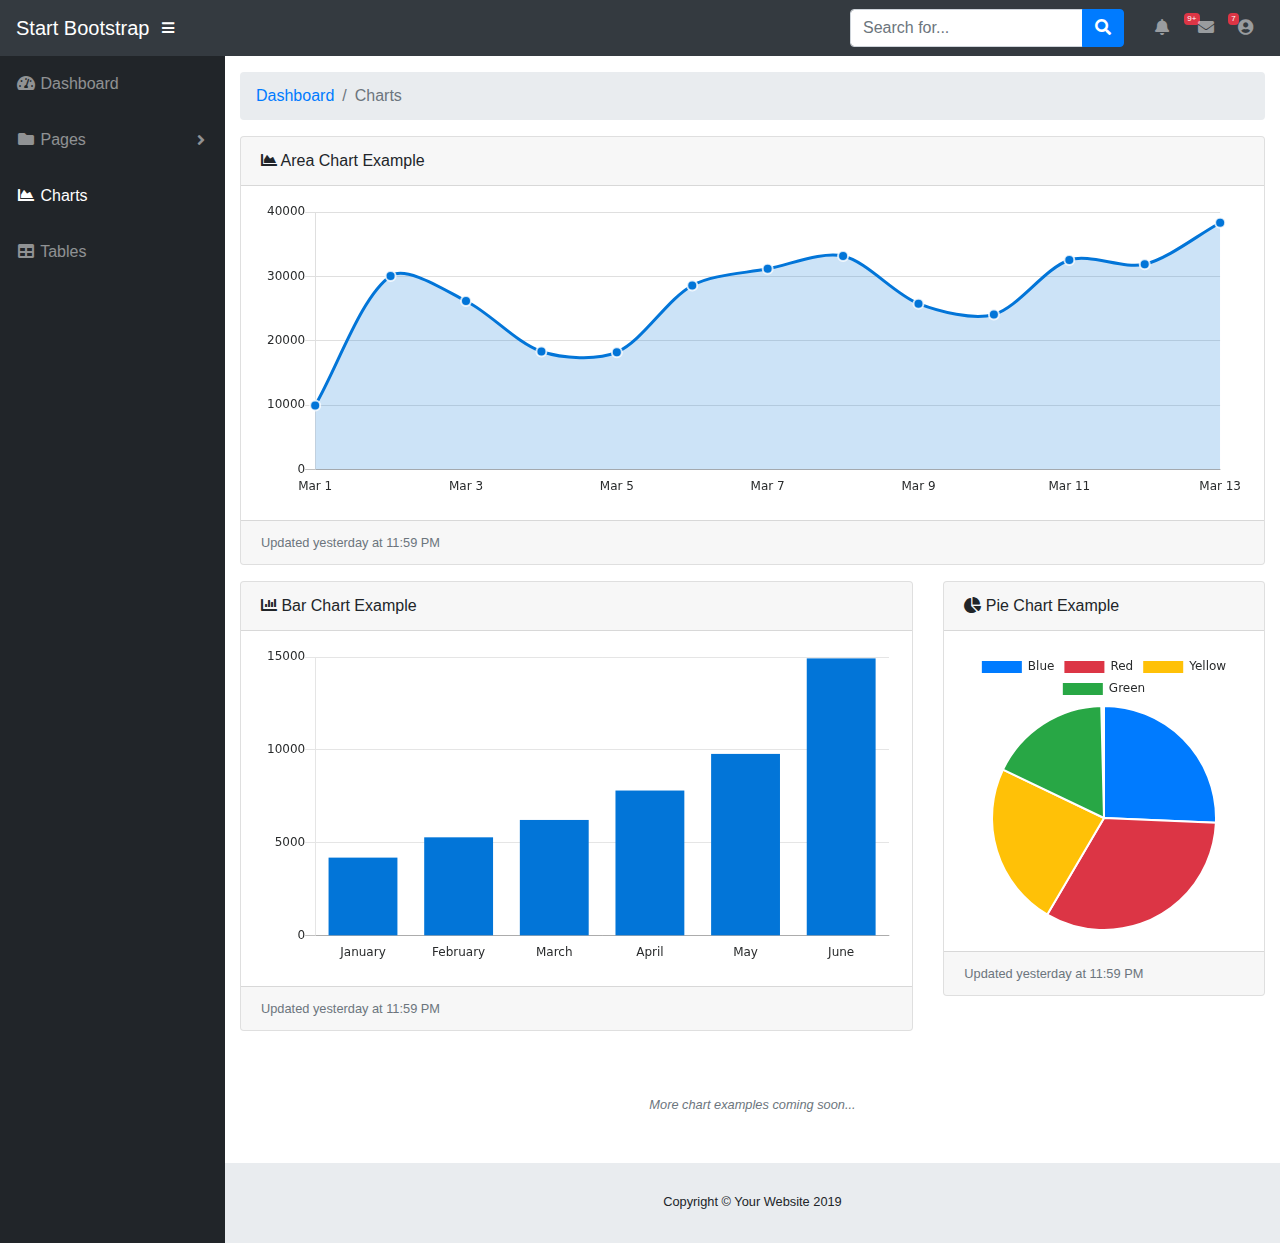
<file: it.unical.ingsw.siw.renotes/src/main/webapp/startbootstrap-sb-admin-gh-pages/charts.html>
<!DOCTYPE html>
<html lang="en">

<head>

  <meta charset="utf-8">
  <meta http-equiv="X-UA-Compatible" content="IE=edge">
  <meta name="viewport" content="width=device-width, initial-scale=1, shrink-to-fit=no">
  <meta name="description" content="">
  <meta name="author" content="">

  <title>SB Admin - Charts</title>

  <!-- Custom fonts for this template-->
  <link href="vendor/fontawesome-free/css/all.min.css" rel="stylesheet" type="text/css">

  <!-- Page level plugin CSS-->
  <link href="vendor/datatables/dataTables.bootstrap4.css" rel="stylesheet">

  <!-- Custom styles for this template-->
  <link href="css/sb-admin.css" rel="stylesheet">

</head>

<body id="page-top">

  <nav class="navbar navbar-expand navbar-dark bg-dark static-top">

    <a class="navbar-brand mr-1" href="index.html">Start Bootstrap</a>

    <button class="btn btn-link btn-sm text-white order-1 order-sm-0" id="sidebarToggle" href="#">
      <i class="fas fa-bars"></i>
    </button>

    <!-- Navbar Search -->
    <form class="d-none d-md-inline-block form-inline ml-auto mr-0 mr-md-3 my-2 my-md-0">
      <div class="input-group">
        <input type="text" class="form-control" placeholder="Search for..." aria-label="Search" aria-describedby="basic-addon2">
        <div class="input-group-append">
          <button class="btn btn-primary" type="button">
            <i class="fas fa-search"></i>
          </button>
        </div>
      </div>
    </form>

    <!-- Navbar -->
    <ul class="navbar-nav ml-auto ml-md-0">
      <li class="nav-item dropdown no-arrow mx-1">
        <a class="nav-link dropdown-toggle" href="#" id="alertsDropdown" role="button" data-toggle="dropdown" aria-haspopup="true" aria-expanded="false">
          <i class="fas fa-bell fa-fw"></i>
          <span class="badge badge-danger">9+</span>
        </a>
        <div class="dropdown-menu dropdown-menu-right" aria-labelledby="alertsDropdown">
          <a class="dropdown-item" href="#">Action</a>
          <a class="dropdown-item" href="#">Another action</a>
          <div class="dropdown-divider"></div>
          <a class="dropdown-item" href="#">Something else here</a>
        </div>
      </li>
      <li class="nav-item dropdown no-arrow mx-1">
        <a class="nav-link dropdown-toggle" href="#" id="messagesDropdown" role="button" data-toggle="dropdown" aria-haspopup="true" aria-expanded="false">
          <i class="fas fa-envelope fa-fw"></i>
          <span class="badge badge-danger">7</span>
        </a>
        <div class="dropdown-menu dropdown-menu-right" aria-labelledby="messagesDropdown">
          <a class="dropdown-item" href="#">Action</a>
          <a class="dropdown-item" href="#">Another action</a>
          <div class="dropdown-divider"></div>
          <a class="dropdown-item" href="#">Something else here</a>
        </div>
      </li>
      <li class="nav-item dropdown no-arrow">
        <a class="nav-link dropdown-toggle" href="#" id="userDropdown" role="button" data-toggle="dropdown" aria-haspopup="true" aria-expanded="false">
          <i class="fas fa-user-circle fa-fw"></i>
        </a>
        <div class="dropdown-menu dropdown-menu-right" aria-labelledby="userDropdown">
          <a class="dropdown-item" href="#">Settings</a>
          <a class="dropdown-item" href="#">Activity Log</a>
          <div class="dropdown-divider"></div>
          <a class="dropdown-item" href="#" data-toggle="modal" data-target="#logoutModal">Logout</a>
        </div>
      </li>
    </ul>

  </nav>

  <div id="wrapper">

    <!-- Sidebar -->
    <ul class="sidebar navbar-nav">
      <li class="nav-item">
        <a class="nav-link" href="index.html">
          <i class="fas fa-fw fa-tachometer-alt"></i>
          <span>Dashboard</span>
        </a>
      </li>
      <li class="nav-item dropdown">
        <a class="nav-link dropdown-toggle" href="#" id="pagesDropdown" role="button" data-toggle="dropdown" aria-haspopup="true" aria-expanded="false">
          <i class="fas fa-fw fa-folder"></i>
          <span>Pages</span>
        </a>
        <div class="dropdown-menu" aria-labelledby="pagesDropdown">
          <h6 class="dropdown-header">Login Screens:</h6>
          <a class="dropdown-item" href="login.html">Login</a>
          <a class="dropdown-item" href="register.html">Register</a>
          <a class="dropdown-item" href="forgot-password.html">Forgot Password</a>
          <div class="dropdown-divider"></div>
          <h6 class="dropdown-header">Other Pages:</h6>
          <a class="dropdown-item" href="404.html">404 Page</a>
          <a class="dropdown-item" href="blank.html">Blank Page</a>
        </div>
      </li>
      <li class="nav-item active">
        <a class="nav-link" href="charts.html">
          <i class="fas fa-fw fa-chart-area"></i>
          <span>Charts</span></a>
      </li>
      <li class="nav-item">
        <a class="nav-link" href="tables.html">
          <i class="fas fa-fw fa-table"></i>
          <span>Tables</span></a>
      </li>
    </ul>

    <div id="content-wrapper">

      <div class="container-fluid">

        <!-- Breadcrumbs-->
        <ol class="breadcrumb">
          <li class="breadcrumb-item">
            <a href="#">Dashboard</a>
          </li>
          <li class="breadcrumb-item active">Charts</li>
        </ol>

        <!-- Area Chart Example-->
        <div class="card mb-3">
          <div class="card-header">
            <i class="fas fa-chart-area"></i>
            Area Chart Example</div>
          <div class="card-body">
            <canvas id="myAreaChart" width="100%" height="30"></canvas>
          </div>
          <div class="card-footer small text-muted">Updated yesterday at 11:59 PM</div>
        </div>

        <div class="row">
          <div class="col-lg-8">
            <div class="card mb-3">
              <div class="card-header">
                <i class="fas fa-chart-bar"></i>
                Bar Chart Example</div>
              <div class="card-body">
                <canvas id="myBarChart" width="100%" height="50"></canvas>
              </div>
              <div class="card-footer small text-muted">Updated yesterday at 11:59 PM</div>
            </div>
          </div>
          <div class="col-lg-4">
            <div class="card mb-3">
              <div class="card-header">
                <i class="fas fa-chart-pie"></i>
                Pie Chart Example</div>
              <div class="card-body">
                <canvas id="myPieChart" width="100%" height="100"></canvas>
              </div>
              <div class="card-footer small text-muted">Updated yesterday at 11:59 PM</div>
            </div>
          </div>
        </div>

        <p class="small text-center text-muted my-5">
          <em>More chart examples coming soon...</em>
        </p>

      </div>
      <!-- /.container-fluid -->

      <!-- Sticky Footer -->
      <footer class="sticky-footer">
        <div class="container my-auto">
          <div class="copyright text-center my-auto">
            <span>Copyright © Your Website 2019</span>
          </div>
        </div>
      </footer>

    </div>
    <!-- /.content-wrapper -->

  </div>
  <!-- /#wrapper -->

  <!-- Scroll to Top Button-->
  <a class="scroll-to-top rounded" href="#page-top">
    <i class="fas fa-angle-up"></i>
  </a>

  <!-- Logout Modal-->
  <div class="modal fade" id="logoutModal" tabindex="-1" role="dialog" aria-labelledby="exampleModalLabel" aria-hidden="true">
    <div class="modal-dialog" role="document">
      <div class="modal-content">
        <div class="modal-header">
          <h5 class="modal-title" id="exampleModalLabel">Ready to Leave?</h5>
          <button class="close" type="button" data-dismiss="modal" aria-label="Close">
            <span aria-hidden="true">×</span>
          </button>
        </div>
        <div class="modal-body">Select "Logout" below if you are ready to end your current session.</div>
        <div class="modal-footer">
          <button class="btn btn-secondary" type="button" data-dismiss="modal">Cancel</button>
          <a class="btn btn-primary" href="login.html">Logout</a>
        </div>
      </div>
    </div>
  </div>

  <!-- Bootstrap core JavaScript-->
  <script src="vendor/jquery/jquery.min.js"></script>
  <script src="vendor/bootstrap/js/bootstrap.bundle.min.js"></script>

  <!-- Core plugin JavaScript-->
  <script src="vendor/jquery-easing/jquery.easing.min.js"></script>

  <!-- Page level plugin JavaScript-->
  <script src="vendor/chart.js/Chart.min.js"></script>

  <!-- Custom scripts for all pages-->
  <script src="js/sb-admin.min.js"></script>

  <!-- Demo scripts for this page-->
  <script src="js/demo/chart-area-demo.js"></script>
  <script src="js/demo/chart-bar-demo.js"></script>
  <script src="js/demo/chart-pie-demo.js"></script>

</body>

</html>
</file>
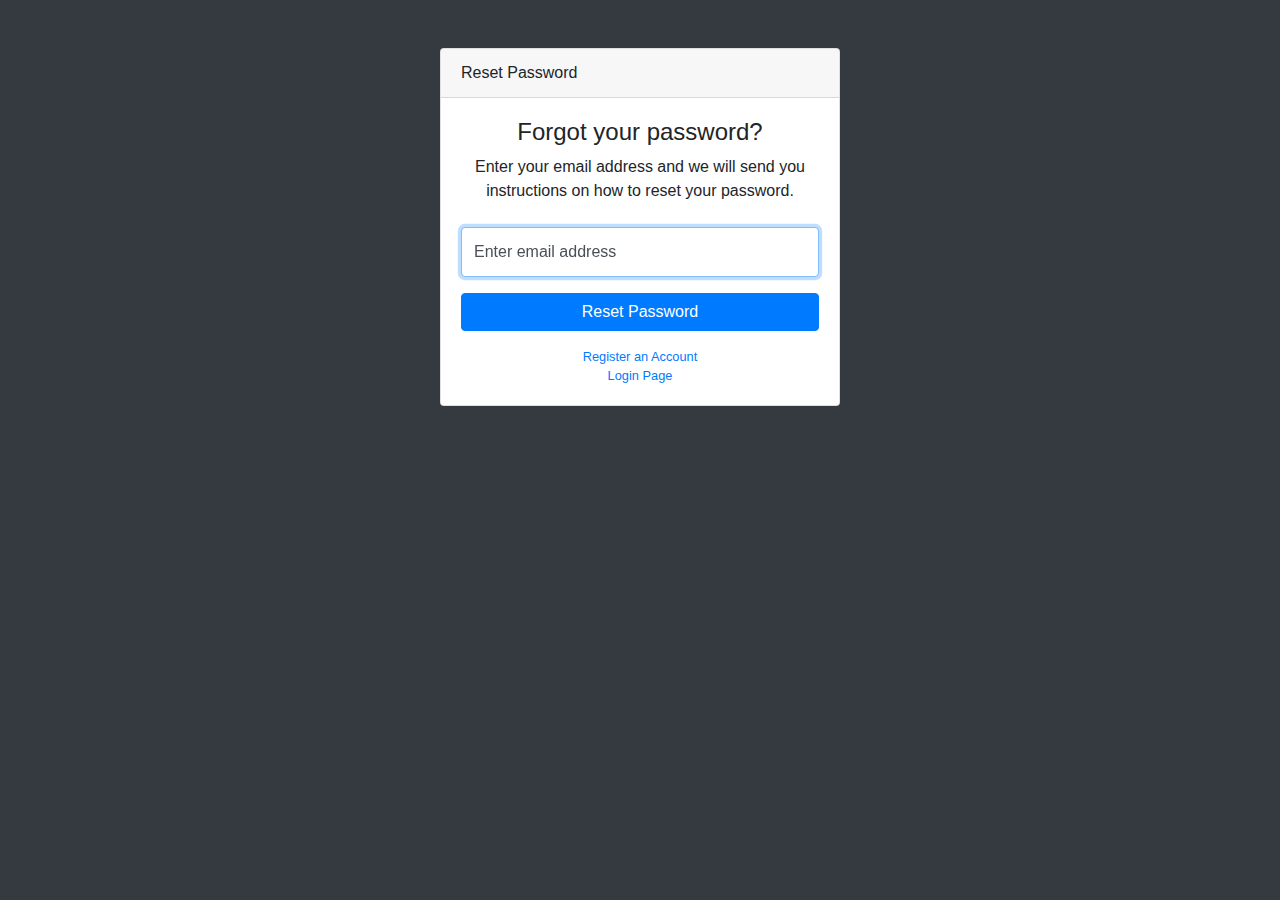
<file: it.unical.ingsw.siw.renotes/src/main/webapp/startbootstrap-sb-admin-gh-pages/forgot-password.html>
<!DOCTYPE html>
<html lang="en">

<head>

  <meta charset="utf-8">
  <meta http-equiv="X-UA-Compatible" content="IE=edge">
  <meta name="viewport" content="width=device-width, initial-scale=1, shrink-to-fit=no">
  <meta name="description" content="">
  <meta name="author" content="">

  <title>SB Admin - Forgot Password</title>

  <!-- Custom fonts for this template-->
  <link href="vendor/fontawesome-free/css/all.min.css" rel="stylesheet" type="text/css">

  <!-- Custom styles for this template-->
  <link href="css/sb-admin.css" rel="stylesheet">

</head>

<body class="bg-dark">

  <div class="container">
    <div class="card card-login mx-auto mt-5">
      <div class="card-header">Reset Password</div>
      <div class="card-body">
        <div class="text-center mb-4">
          <h4>Forgot your password?</h4>
          <p>Enter your email address and we will send you instructions on how to reset your password.</p>
        </div>
        <form>
          <div class="form-group">
            <div class="form-label-group">
              <input type="email" id="inputEmail" class="form-control" placeholder="Enter email address" required="required" autofocus="autofocus">
              <label for="inputEmail">Enter email address</label>
            </div>
          </div>
          <a class="btn btn-primary btn-block" href="login.html">Reset Password</a>
        </form>
        <div class="text-center">
          <a class="d-block small mt-3" href="register.html">Register an Account</a>
          <a class="d-block small" href="login.html">Login Page</a>
        </div>
      </div>
    </div>
  </div>

  <!-- Bootstrap core JavaScript-->
  <script src="vendor/jquery/jquery.min.js"></script>
  <script src="vendor/bootstrap/js/bootstrap.bundle.min.js"></script>

  <!-- Core plugin JavaScript-->
  <script src="vendor/jquery-easing/jquery.easing.min.js"></script>

</body>

</html>
</file>
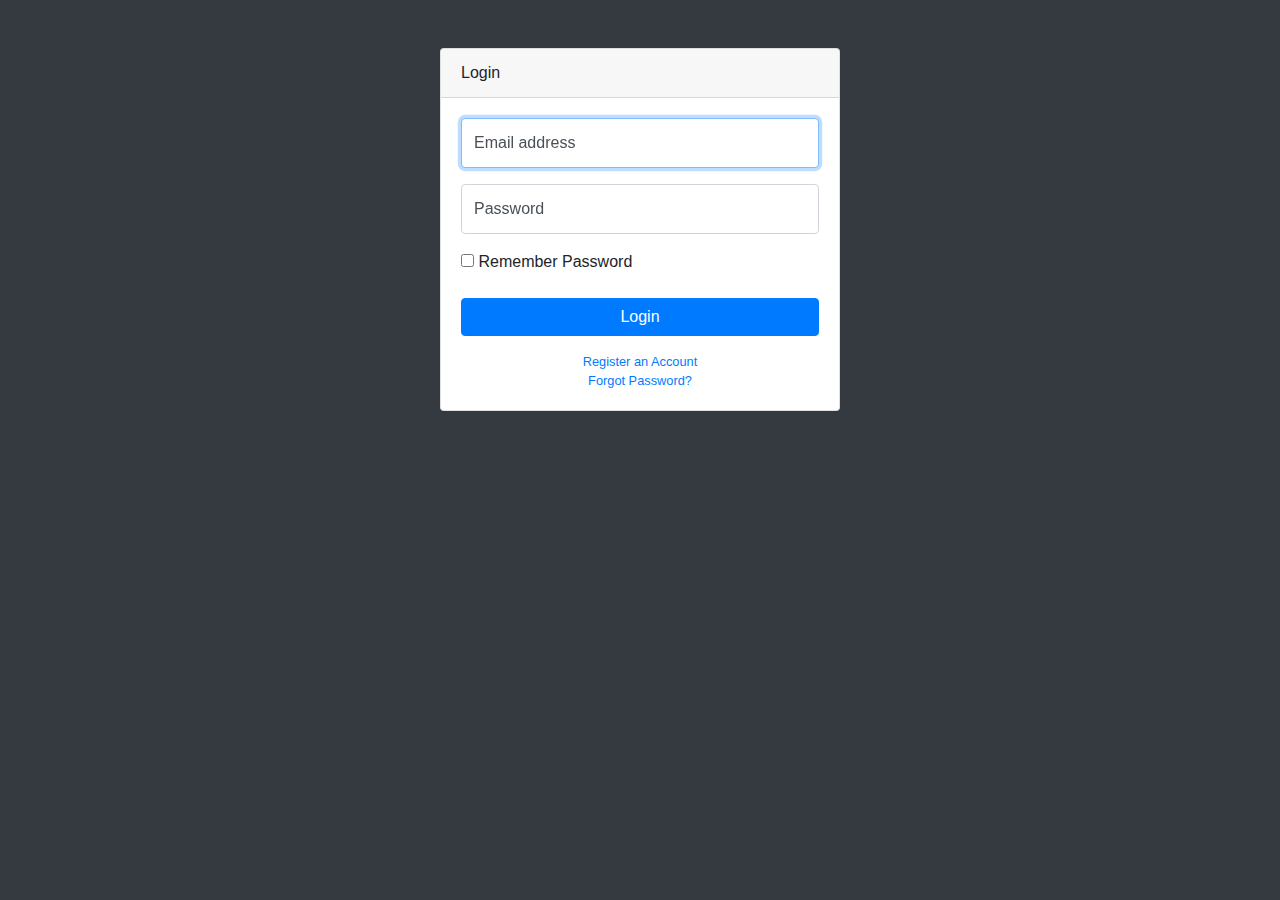
<file: it.unical.ingsw.siw.renotes/src/main/webapp/startbootstrap-sb-admin-gh-pages/login.html>
<!DOCTYPE html>
<html lang="en">

<head>

  <meta charset="utf-8">
  <meta http-equiv="X-UA-Compatible" content="IE=edge">
  <meta name="viewport" content="width=device-width, initial-scale=1, shrink-to-fit=no">
  <meta name="description" content="">
  <meta name="author" content="">

  <title>SB Admin - Login</title>

  <!-- Custom fonts for this template-->
  <link href="vendor/fontawesome-free/css/all.min.css" rel="stylesheet" type="text/css">

  <!-- Custom styles for this template-->
  <link href="css/sb-admin.css" rel="stylesheet">

</head>

<body class="bg-dark">

  <div class="container">
    <div class="card card-login mx-auto mt-5">
      <div class="card-header">Login</div>
      <div class="card-body">
        <form>
          <div class="form-group">
            <div class="form-label-group">
              <input type="email" id="inputEmail" class="form-control" placeholder="Email address" required="required" autofocus="autofocus">
              <label for="inputEmail">Email address</label>
            </div>
          </div>
          <div class="form-group">
            <div class="form-label-group">
              <input type="password" id="inputPassword" class="form-control" placeholder="Password" required="required">
              <label for="inputPassword">Password</label>
            </div>
          </div>
          <div class="form-group">
            <div class="checkbox">
              <label>
                <input type="checkbox" value="remember-me">
                Remember Password
              </label>
            </div>
          </div>
          <a class="btn btn-primary btn-block" href="index.html">Login</a>
        </form>
        <div class="text-center">
          <a class="d-block small mt-3" href="register.html">Register an Account</a>
          <a class="d-block small" href="forgot-password.html">Forgot Password?</a>
        </div>
      </div>
    </div>
  </div>

  <!-- Bootstrap core JavaScript-->
  <script src="vendor/jquery/jquery.min.js"></script>
  <script src="vendor/bootstrap/js/bootstrap.bundle.min.js"></script>

  <!-- Core plugin JavaScript-->
  <script src="vendor/jquery-easing/jquery.easing.min.js"></script>

</body>

</html>
</file>
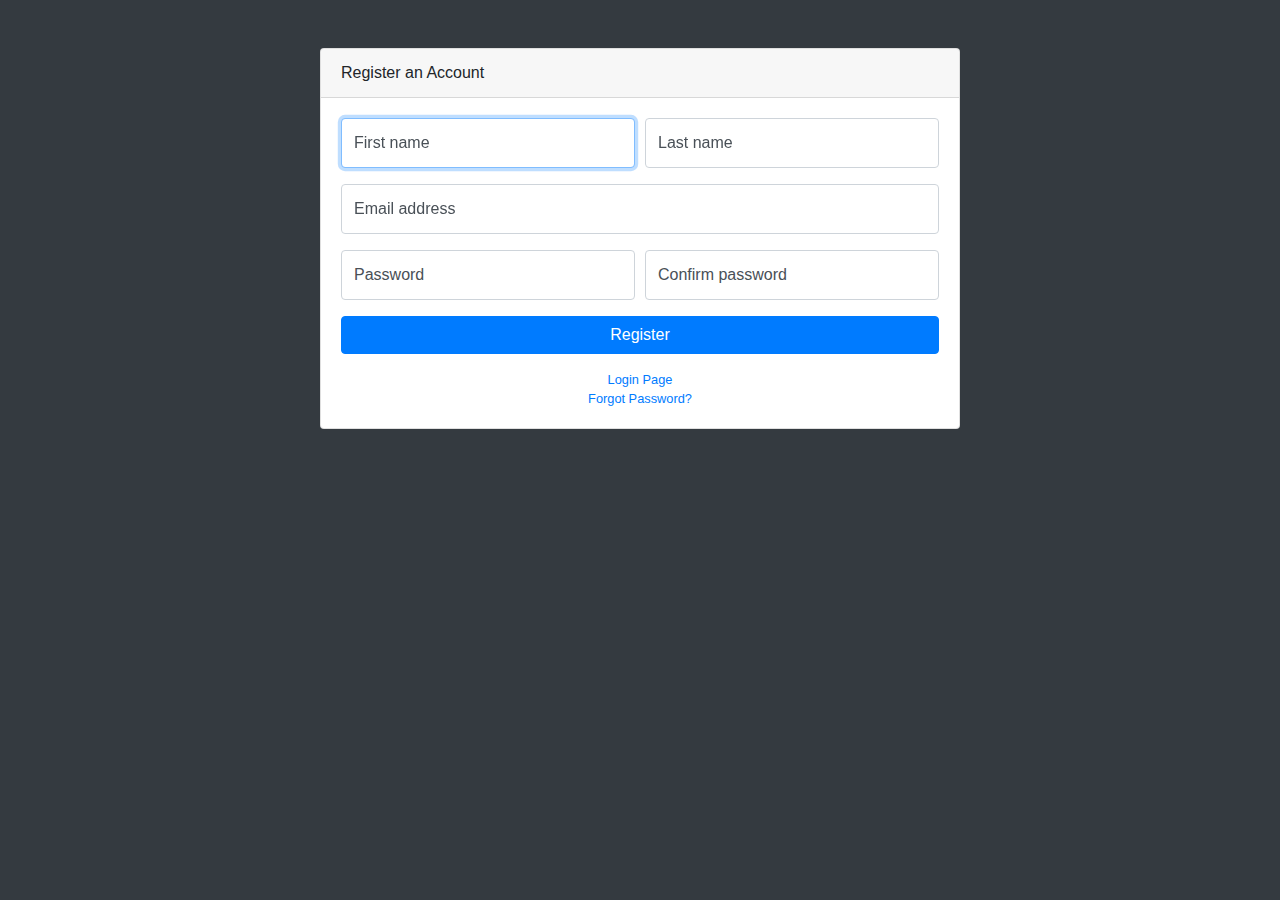
<file: it.unical.ingsw.siw.renotes/src/main/webapp/startbootstrap-sb-admin-gh-pages/register.html>
<!DOCTYPE html>
<html lang="en">

<head>

  <meta charset="utf-8">
  <meta http-equiv="X-UA-Compatible" content="IE=edge">
  <meta name="viewport" content="width=device-width, initial-scale=1, shrink-to-fit=no">
  <meta name="description" content="">
  <meta name="author" content="">

  <title>SB Admin - Register</title>

  <!-- Custom fonts for this template-->
  <link href="vendor/fontawesome-free/css/all.min.css" rel="stylesheet" type="text/css">

  <!-- Custom styles for this template-->
  <link href="css/sb-admin.css" rel="stylesheet">

</head>

<body class="bg-dark">

  <div class="container">
    <div class="card card-register mx-auto mt-5">
      <div class="card-header">Register an Account</div>
      <div class="card-body">
        <form>
          <div class="form-group">
            <div class="form-row">
              <div class="col-md-6">
                <div class="form-label-group">
                  <input type="text" id="firstName" class="form-control" placeholder="First name" required="required" autofocus="autofocus">
                  <label for="firstName">First name</label>
                </div>
              </div>
              <div class="col-md-6">
                <div class="form-label-group">
                  <input type="text" id="lastName" class="form-control" placeholder="Last name" required="required">
                  <label for="lastName">Last name</label>
                </div>
              </div>
            </div>
          </div>
          <div class="form-group">
            <div class="form-label-group">
              <input type="email" id="inputEmail" class="form-control" placeholder="Email address" required="required">
              <label for="inputEmail">Email address</label>
            </div>
          </div>
          <div class="form-group">
            <div class="form-row">
              <div class="col-md-6">
                <div class="form-label-group">
                  <input type="password" id="inputPassword" class="form-control" placeholder="Password" required="required">
                  <label for="inputPassword">Password</label>
                </div>
              </div>
              <div class="col-md-6">
                <div class="form-label-group">
                  <input type="password" id="confirmPassword" class="form-control" placeholder="Confirm password" required="required">
                  <label for="confirmPassword">Confirm password</label>
                </div>
              </div>
            </div>
          </div>
          <a class="btn btn-primary btn-block" href="login.html">Register</a>
        </form>
        <div class="text-center">
          <a class="d-block small mt-3" href="login.html">Login Page</a>
          <a class="d-block small" href="forgot-password.html">Forgot Password?</a>
        </div>
      </div>
    </div>
  </div>

  <!-- Bootstrap core JavaScript-->
  <script src="vendor/jquery/jquery.min.js"></script>
  <script src="vendor/bootstrap/js/bootstrap.bundle.min.js"></script>

  <!-- Core plugin JavaScript-->
  <script src="vendor/jquery-easing/jquery.easing.min.js"></script>

</body>

</html>
</file>
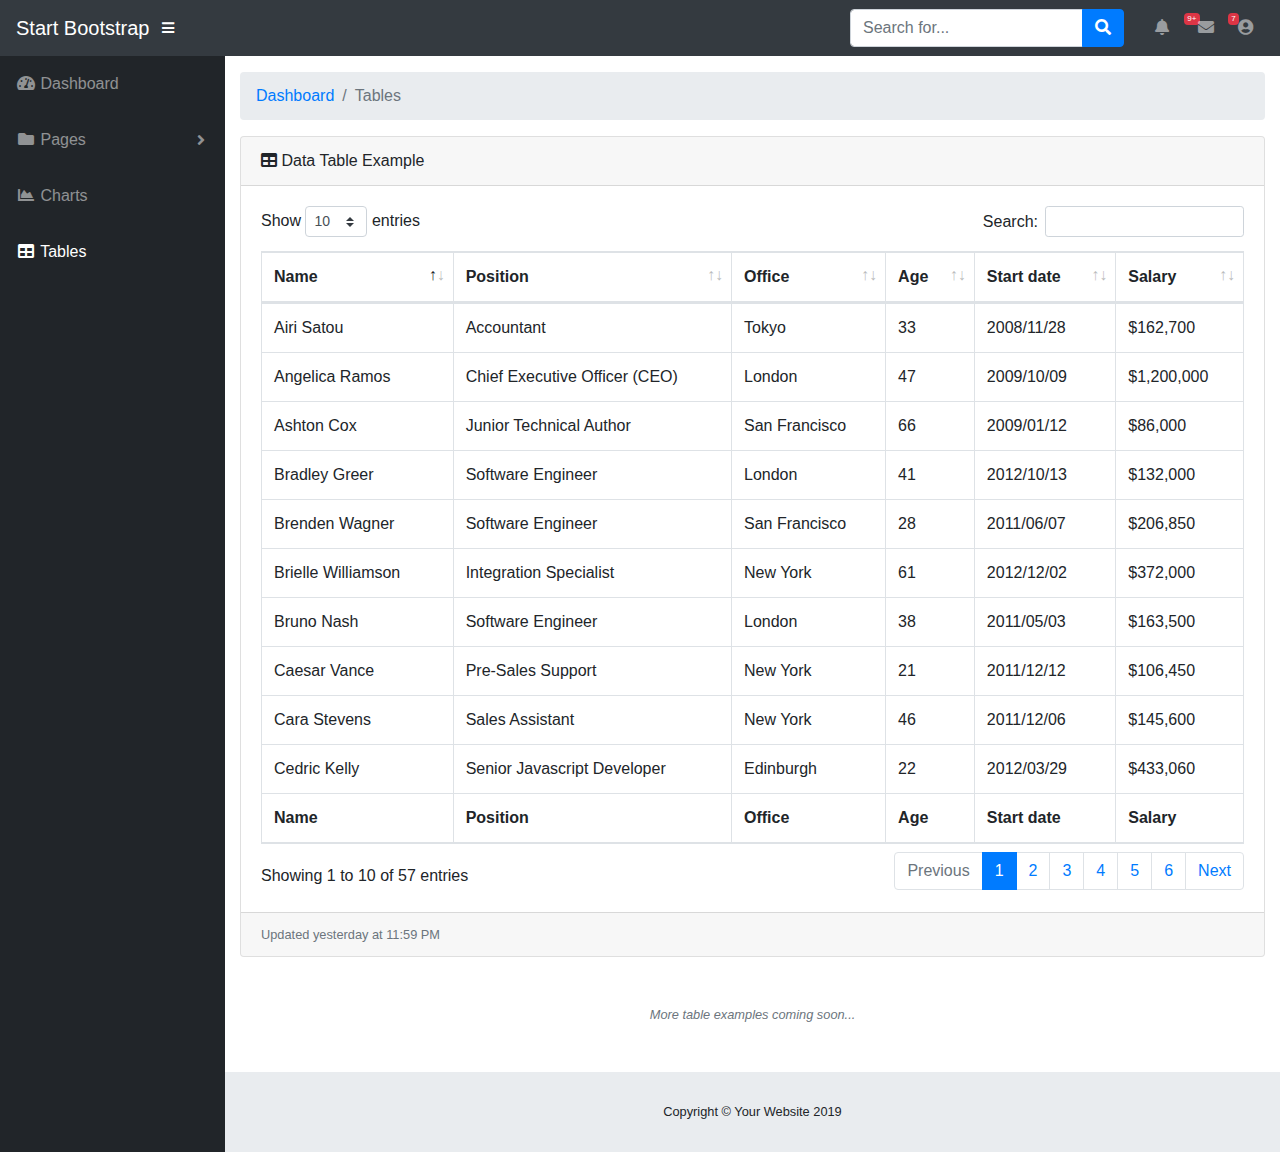
<file: it.unical.ingsw.siw.renotes/src/main/webapp/startbootstrap-sb-admin-gh-pages/tables.html>
<!DOCTYPE html>
<html lang="en">

<head>

  <meta charset="utf-8">
  <meta http-equiv="X-UA-Compatible" content="IE=edge">
  <meta name="viewport" content="width=device-width, initial-scale=1, shrink-to-fit=no">
  <meta name="description" content="">
  <meta name="author" content="">

  <title>SB Admin - Tables</title>

  <!-- Custom fonts for this template-->
  <link href="vendor/fontawesome-free/css/all.min.css" rel="stylesheet" type="text/css">

  <!-- Page level plugin CSS-->
  <link href="vendor/datatables/dataTables.bootstrap4.css" rel="stylesheet">

  <!-- Custom styles for this template-->
  <link href="css/sb-admin.css" rel="stylesheet">

</head>

<body id="page-top">

  <nav class="navbar navbar-expand navbar-dark bg-dark static-top">

    <a class="navbar-brand mr-1" href="index.html">Start Bootstrap</a>

    <button class="btn btn-link btn-sm text-white order-1 order-sm-0" id="sidebarToggle" href="#">
      <i class="fas fa-bars"></i>
    </button>

    <!-- Navbar Search -->
    <form class="d-none d-md-inline-block form-inline ml-auto mr-0 mr-md-3 my-2 my-md-0">
      <div class="input-group">
        <input type="text" class="form-control" placeholder="Search for..." aria-label="Search" aria-describedby="basic-addon2">
        <div class="input-group-append">
          <button class="btn btn-primary" type="button">
            <i class="fas fa-search"></i>
          </button>
        </div>
      </div>
    </form>

    <!-- Navbar -->
    <ul class="navbar-nav ml-auto ml-md-0">
      <li class="nav-item dropdown no-arrow mx-1">
        <a class="nav-link dropdown-toggle" href="#" id="alertsDropdown" role="button" data-toggle="dropdown" aria-haspopup="true" aria-expanded="false">
          <i class="fas fa-bell fa-fw"></i>
          <span class="badge badge-danger">9+</span>
        </a>
        <div class="dropdown-menu dropdown-menu-right" aria-labelledby="alertsDropdown">
          <a class="dropdown-item" href="#">Action</a>
          <a class="dropdown-item" href="#">Another action</a>
          <div class="dropdown-divider"></div>
          <a class="dropdown-item" href="#">Something else here</a>
        </div>
      </li>
      <li class="nav-item dropdown no-arrow mx-1">
        <a class="nav-link dropdown-toggle" href="#" id="messagesDropdown" role="button" data-toggle="dropdown" aria-haspopup="true" aria-expanded="false">
          <i class="fas fa-envelope fa-fw"></i>
          <span class="badge badge-danger">7</span>
        </a>
        <div class="dropdown-menu dropdown-menu-right" aria-labelledby="messagesDropdown">
          <a class="dropdown-item" href="#">Action</a>
          <a class="dropdown-item" href="#">Another action</a>
          <div class="dropdown-divider"></div>
          <a class="dropdown-item" href="#">Something else here</a>
        </div>
      </li>
      <li class="nav-item dropdown no-arrow">
        <a class="nav-link dropdown-toggle" href="#" id="userDropdown" role="button" data-toggle="dropdown" aria-haspopup="true" aria-expanded="false">
          <i class="fas fa-user-circle fa-fw"></i>
        </a>
        <div class="dropdown-menu dropdown-menu-right" aria-labelledby="userDropdown">
          <a class="dropdown-item" href="#">Settings</a>
          <a class="dropdown-item" href="#">Activity Log</a>
          <div class="dropdown-divider"></div>
          <a class="dropdown-item" href="#" data-toggle="modal" data-target="#logoutModal">Logout</a>
        </div>
      </li>
    </ul>

  </nav>

  <div id="wrapper">

    <!-- Sidebar -->
    <ul class="sidebar navbar-nav">
      <li class="nav-item">
        <a class="nav-link" href="index.html">
          <i class="fas fa-fw fa-tachometer-alt"></i>
          <span>Dashboard</span>
        </a>
      </li>
      <li class="nav-item dropdown">
        <a class="nav-link dropdown-toggle" href="#" id="pagesDropdown" role="button" data-toggle="dropdown" aria-haspopup="true" aria-expanded="false">
          <i class="fas fa-fw fa-folder"></i>
          <span>Pages</span>
        </a>
        <div class="dropdown-menu" aria-labelledby="pagesDropdown">
          <h6 class="dropdown-header">Login Screens:</h6>
          <a class="dropdown-item" href="login.html">Login</a>
          <a class="dropdown-item" href="register.html">Register</a>
          <a class="dropdown-item" href="forgot-password.html">Forgot Password</a>
          <div class="dropdown-divider"></div>
          <h6 class="dropdown-header">Other Pages:</h6>
          <a class="dropdown-item" href="404.html">404 Page</a>
          <a class="dropdown-item" href="blank.html">Blank Page</a>
        </div>
      </li>
      <li class="nav-item">
        <a class="nav-link" href="charts.html">
          <i class="fas fa-fw fa-chart-area"></i>
          <span>Charts</span></a>
      </li>
      <li class="nav-item active">
        <a class="nav-link" href="tables.html">
          <i class="fas fa-fw fa-table"></i>
          <span>Tables</span></a>
      </li>
    </ul>

    <div id="content-wrapper">

      <div class="container-fluid">

        <!-- Breadcrumbs-->
        <ol class="breadcrumb">
          <li class="breadcrumb-item">
            <a href="#">Dashboard</a>
          </li>
          <li class="breadcrumb-item active">Tables</li>
        </ol>

        <!-- DataTables Example -->
        <div class="card mb-3">
          <div class="card-header">
            <i class="fas fa-table"></i>
            Data Table Example</div>
          <div class="card-body">
            <div class="table-responsive">
              <table class="table table-bordered" id="dataTable" width="100%" cellspacing="0">
                <thead>
                  <tr>
                    <th>Name</th>
                    <th>Position</th>
                    <th>Office</th>
                    <th>Age</th>
                    <th>Start date</th>
                    <th>Salary</th>
                  </tr>
                </thead>
                <tfoot>
                  <tr>
                    <th>Name</th>
                    <th>Position</th>
                    <th>Office</th>
                    <th>Age</th>
                    <th>Start date</th>
                    <th>Salary</th>
                  </tr>
                </tfoot>
                <tbody>
                  <tr>
                    <td>Tiger Nixon</td>
                    <td>System Architect</td>
                    <td>Edinburgh</td>
                    <td>61</td>
                    <td>2011/04/25</td>
                    <td>$320,800</td>
                  </tr>
                  <tr>
                    <td>Garrett Winters</td>
                    <td>Accountant</td>
                    <td>Tokyo</td>
                    <td>63</td>
                    <td>2011/07/25</td>
                    <td>$170,750</td>
                  </tr>
                  <tr>
                    <td>Ashton Cox</td>
                    <td>Junior Technical Author</td>
                    <td>San Francisco</td>
                    <td>66</td>
                    <td>2009/01/12</td>
                    <td>$86,000</td>
                  </tr>
                  <tr>
                    <td>Cedric Kelly</td>
                    <td>Senior Javascript Developer</td>
                    <td>Edinburgh</td>
                    <td>22</td>
                    <td>2012/03/29</td>
                    <td>$433,060</td>
                  </tr>
                  <tr>
                    <td>Airi Satou</td>
                    <td>Accountant</td>
                    <td>Tokyo</td>
                    <td>33</td>
                    <td>2008/11/28</td>
                    <td>$162,700</td>
                  </tr>
                  <tr>
                    <td>Brielle Williamson</td>
                    <td>Integration Specialist</td>
                    <td>New York</td>
                    <td>61</td>
                    <td>2012/12/02</td>
                    <td>$372,000</td>
                  </tr>
                  <tr>
                    <td>Herrod Chandler</td>
                    <td>Sales Assistant</td>
                    <td>San Francisco</td>
                    <td>59</td>
                    <td>2012/08/06</td>
                    <td>$137,500</td>
                  </tr>
                  <tr>
                    <td>Rhona Davidson</td>
                    <td>Integration Specialist</td>
                    <td>Tokyo</td>
                    <td>55</td>
                    <td>2010/10/14</td>
                    <td>$327,900</td>
                  </tr>
                  <tr>
                    <td>Colleen Hurst</td>
                    <td>Javascript Developer</td>
                    <td>San Francisco</td>
                    <td>39</td>
                    <td>2009/09/15</td>
                    <td>$205,500</td>
                  </tr>
                  <tr>
                    <td>Sonya Frost</td>
                    <td>Software Engineer</td>
                    <td>Edinburgh</td>
                    <td>23</td>
                    <td>2008/12/13</td>
                    <td>$103,600</td>
                  </tr>
                  <tr>
                    <td>Jena Gaines</td>
                    <td>Office Manager</td>
                    <td>London</td>
                    <td>30</td>
                    <td>2008/12/19</td>
                    <td>$90,560</td>
                  </tr>
                  <tr>
                    <td>Quinn Flynn</td>
                    <td>Support Lead</td>
                    <td>Edinburgh</td>
                    <td>22</td>
                    <td>2013/03/03</td>
                    <td>$342,000</td>
                  </tr>
                  <tr>
                    <td>Charde Marshall</td>
                    <td>Regional Director</td>
                    <td>San Francisco</td>
                    <td>36</td>
                    <td>2008/10/16</td>
                    <td>$470,600</td>
                  </tr>
                  <tr>
                    <td>Haley Kennedy</td>
                    <td>Senior Marketing Designer</td>
                    <td>London</td>
                    <td>43</td>
                    <td>2012/12/18</td>
                    <td>$313,500</td>
                  </tr>
                  <tr>
                    <td>Tatyana Fitzpatrick</td>
                    <td>Regional Director</td>
                    <td>London</td>
                    <td>19</td>
                    <td>2010/03/17</td>
                    <td>$385,750</td>
                  </tr>
                  <tr>
                    <td>Michael Silva</td>
                    <td>Marketing Designer</td>
                    <td>London</td>
                    <td>66</td>
                    <td>2012/11/27</td>
                    <td>$198,500</td>
                  </tr>
                  <tr>
                    <td>Paul Byrd</td>
                    <td>Chief Financial Officer (CFO)</td>
                    <td>New York</td>
                    <td>64</td>
                    <td>2010/06/09</td>
                    <td>$725,000</td>
                  </tr>
                  <tr>
                    <td>Gloria Little</td>
                    <td>Systems Administrator</td>
                    <td>New York</td>
                    <td>59</td>
                    <td>2009/04/10</td>
                    <td>$237,500</td>
                  </tr>
                  <tr>
                    <td>Bradley Greer</td>
                    <td>Software Engineer</td>
                    <td>London</td>
                    <td>41</td>
                    <td>2012/10/13</td>
                    <td>$132,000</td>
                  </tr>
                  <tr>
                    <td>Dai Rios</td>
                    <td>Personnel Lead</td>
                    <td>Edinburgh</td>
                    <td>35</td>
                    <td>2012/09/26</td>
                    <td>$217,500</td>
                  </tr>
                  <tr>
                    <td>Jenette Caldwell</td>
                    <td>Development Lead</td>
                    <td>New York</td>
                    <td>30</td>
                    <td>2011/09/03</td>
                    <td>$345,000</td>
                  </tr>
                  <tr>
                    <td>Yuri Berry</td>
                    <td>Chief Marketing Officer (CMO)</td>
                    <td>New York</td>
                    <td>40</td>
                    <td>2009/06/25</td>
                    <td>$675,000</td>
                  </tr>
                  <tr>
                    <td>Caesar Vance</td>
                    <td>Pre-Sales Support</td>
                    <td>New York</td>
                    <td>21</td>
                    <td>2011/12/12</td>
                    <td>$106,450</td>
                  </tr>
                  <tr>
                    <td>Doris Wilder</td>
                    <td>Sales Assistant</td>
                    <td>Sidney</td>
                    <td>23</td>
                    <td>2010/09/20</td>
                    <td>$85,600</td>
                  </tr>
                  <tr>
                    <td>Angelica Ramos</td>
                    <td>Chief Executive Officer (CEO)</td>
                    <td>London</td>
                    <td>47</td>
                    <td>2009/10/09</td>
                    <td>$1,200,000</td>
                  </tr>
                  <tr>
                    <td>Gavin Joyce</td>
                    <td>Developer</td>
                    <td>Edinburgh</td>
                    <td>42</td>
                    <td>2010/12/22</td>
                    <td>$92,575</td>
                  </tr>
                  <tr>
                    <td>Jennifer Chang</td>
                    <td>Regional Director</td>
                    <td>Singapore</td>
                    <td>28</td>
                    <td>2010/11/14</td>
                    <td>$357,650</td>
                  </tr>
                  <tr>
                    <td>Brenden Wagner</td>
                    <td>Software Engineer</td>
                    <td>San Francisco</td>
                    <td>28</td>
                    <td>2011/06/07</td>
                    <td>$206,850</td>
                  </tr>
                  <tr>
                    <td>Fiona Green</td>
                    <td>Chief Operating Officer (COO)</td>
                    <td>San Francisco</td>
                    <td>48</td>
                    <td>2010/03/11</td>
                    <td>$850,000</td>
                  </tr>
                  <tr>
                    <td>Shou Itou</td>
                    <td>Regional Marketing</td>
                    <td>Tokyo</td>
                    <td>20</td>
                    <td>2011/08/14</td>
                    <td>$163,000</td>
                  </tr>
                  <tr>
                    <td>Michelle House</td>
                    <td>Integration Specialist</td>
                    <td>Sidney</td>
                    <td>37</td>
                    <td>2011/06/02</td>
                    <td>$95,400</td>
                  </tr>
                  <tr>
                    <td>Suki Burks</td>
                    <td>Developer</td>
                    <td>London</td>
                    <td>53</td>
                    <td>2009/10/22</td>
                    <td>$114,500</td>
                  </tr>
                  <tr>
                    <td>Prescott Bartlett</td>
                    <td>Technical Author</td>
                    <td>London</td>
                    <td>27</td>
                    <td>2011/05/07</td>
                    <td>$145,000</td>
                  </tr>
                  <tr>
                    <td>Gavin Cortez</td>
                    <td>Team Leader</td>
                    <td>San Francisco</td>
                    <td>22</td>
                    <td>2008/10/26</td>
                    <td>$235,500</td>
                  </tr>
                  <tr>
                    <td>Martena Mccray</td>
                    <td>Post-Sales support</td>
                    <td>Edinburgh</td>
                    <td>46</td>
                    <td>2011/03/09</td>
                    <td>$324,050</td>
                  </tr>
                  <tr>
                    <td>Unity Butler</td>
                    <td>Marketing Designer</td>
                    <td>San Francisco</td>
                    <td>47</td>
                    <td>2009/12/09</td>
                    <td>$85,675</td>
                  </tr>
                  <tr>
                    <td>Howard Hatfield</td>
                    <td>Office Manager</td>
                    <td>San Francisco</td>
                    <td>51</td>
                    <td>2008/12/16</td>
                    <td>$164,500</td>
                  </tr>
                  <tr>
                    <td>Hope Fuentes</td>
                    <td>Secretary</td>
                    <td>San Francisco</td>
                    <td>41</td>
                    <td>2010/02/12</td>
                    <td>$109,850</td>
                  </tr>
                  <tr>
                    <td>Vivian Harrell</td>
                    <td>Financial Controller</td>
                    <td>San Francisco</td>
                    <td>62</td>
                    <td>2009/02/14</td>
                    <td>$452,500</td>
                  </tr>
                  <tr>
                    <td>Timothy Mooney</td>
                    <td>Office Manager</td>
                    <td>London</td>
                    <td>37</td>
                    <td>2008/12/11</td>
                    <td>$136,200</td>
                  </tr>
                  <tr>
                    <td>Jackson Bradshaw</td>
                    <td>Director</td>
                    <td>New York</td>
                    <td>65</td>
                    <td>2008/09/26</td>
                    <td>$645,750</td>
                  </tr>
                  <tr>
                    <td>Olivia Liang</td>
                    <td>Support Engineer</td>
                    <td>Singapore</td>
                    <td>64</td>
                    <td>2011/02/03</td>
                    <td>$234,500</td>
                  </tr>
                  <tr>
                    <td>Bruno Nash</td>
                    <td>Software Engineer</td>
                    <td>London</td>
                    <td>38</td>
                    <td>2011/05/03</td>
                    <td>$163,500</td>
                  </tr>
                  <tr>
                    <td>Sakura Yamamoto</td>
                    <td>Support Engineer</td>
                    <td>Tokyo</td>
                    <td>37</td>
                    <td>2009/08/19</td>
                    <td>$139,575</td>
                  </tr>
                  <tr>
                    <td>Thor Walton</td>
                    <td>Developer</td>
                    <td>New York</td>
                    <td>61</td>
                    <td>2013/08/11</td>
                    <td>$98,540</td>
                  </tr>
                  <tr>
                    <td>Finn Camacho</td>
                    <td>Support Engineer</td>
                    <td>San Francisco</td>
                    <td>47</td>
                    <td>2009/07/07</td>
                    <td>$87,500</td>
                  </tr>
                  <tr>
                    <td>Serge Baldwin</td>
                    <td>Data Coordinator</td>
                    <td>Singapore</td>
                    <td>64</td>
                    <td>2012/04/09</td>
                    <td>$138,575</td>
                  </tr>
                  <tr>
                    <td>Zenaida Frank</td>
                    <td>Software Engineer</td>
                    <td>New York</td>
                    <td>63</td>
                    <td>2010/01/04</td>
                    <td>$125,250</td>
                  </tr>
                  <tr>
                    <td>Zorita Serrano</td>
                    <td>Software Engineer</td>
                    <td>San Francisco</td>
                    <td>56</td>
                    <td>2012/06/01</td>
                    <td>$115,000</td>
                  </tr>
                  <tr>
                    <td>Jennifer Acosta</td>
                    <td>Junior Javascript Developer</td>
                    <td>Edinburgh</td>
                    <td>43</td>
                    <td>2013/02/01</td>
                    <td>$75,650</td>
                  </tr>
                  <tr>
                    <td>Cara Stevens</td>
                    <td>Sales Assistant</td>
                    <td>New York</td>
                    <td>46</td>
                    <td>2011/12/06</td>
                    <td>$145,600</td>
                  </tr>
                  <tr>
                    <td>Hermione Butler</td>
                    <td>Regional Director</td>
                    <td>London</td>
                    <td>47</td>
                    <td>2011/03/21</td>
                    <td>$356,250</td>
                  </tr>
                  <tr>
                    <td>Lael Greer</td>
                    <td>Systems Administrator</td>
                    <td>London</td>
                    <td>21</td>
                    <td>2009/02/27</td>
                    <td>$103,500</td>
                  </tr>
                  <tr>
                    <td>Jonas Alexander</td>
                    <td>Developer</td>
                    <td>San Francisco</td>
                    <td>30</td>
                    <td>2010/07/14</td>
                    <td>$86,500</td>
                  </tr>
                  <tr>
                    <td>Shad Decker</td>
                    <td>Regional Director</td>
                    <td>Edinburgh</td>
                    <td>51</td>
                    <td>2008/11/13</td>
                    <td>$183,000</td>
                  </tr>
                  <tr>
                    <td>Michael Bruce</td>
                    <td>Javascript Developer</td>
                    <td>Singapore</td>
                    <td>29</td>
                    <td>2011/06/27</td>
                    <td>$183,000</td>
                  </tr>
                  <tr>
                    <td>Donna Snider</td>
                    <td>Customer Support</td>
                    <td>New York</td>
                    <td>27</td>
                    <td>2011/01/25</td>
                    <td>$112,000</td>
                  </tr>
                </tbody>
              </table>
            </div>
          </div>
          <div class="card-footer small text-muted">Updated yesterday at 11:59 PM</div>
        </div>

        <p class="small text-center text-muted my-5">
          <em>More table examples coming soon...</em>
        </p>

      </div>
      <!-- /.container-fluid -->

      <!-- Sticky Footer -->
      <footer class="sticky-footer">
        <div class="container my-auto">
          <div class="copyright text-center my-auto">
            <span>Copyright © Your Website 2019</span>
          </div>
        </div>
      </footer>

    </div>
    <!-- /.content-wrapper -->

  </div>
  <!-- /#wrapper -->

  <!-- Scroll to Top Button-->
  <a class="scroll-to-top rounded" href="#page-top">
    <i class="fas fa-angle-up"></i>
  </a>

  <!-- Logout Modal-->
  <div class="modal fade" id="logoutModal" tabindex="-1" role="dialog" aria-labelledby="exampleModalLabel" aria-hidden="true">
    <div class="modal-dialog" role="document">
      <div class="modal-content">
        <div class="modal-header">
          <h5 class="modal-title" id="exampleModalLabel">Ready to Leave?</h5>
          <button class="close" type="button" data-dismiss="modal" aria-label="Close">
            <span aria-hidden="true">×</span>
          </button>
        </div>
        <div class="modal-body">Select "Logout" below if you are ready to end your current session.</div>
        <div class="modal-footer">
          <button class="btn btn-secondary" type="button" data-dismiss="modal">Cancel</button>
          <a class="btn btn-primary" href="login.html">Logout</a>
        </div>
      </div>
    </div>
  </div>

  <!-- Bootstrap core JavaScript-->
  <script src="vendor/jquery/jquery.min.js"></script>
  <script src="vendor/bootstrap/js/bootstrap.bundle.min.js"></script>

  <!-- Core plugin JavaScript-->
  <script src="vendor/jquery-easing/jquery.easing.min.js"></script>

  <!-- Page level plugin JavaScript-->
  <script src="vendor/datatables/jquery.dataTables.js"></script>
  <script src="vendor/datatables/dataTables.bootstrap4.js"></script>

  <!-- Custom scripts for all pages-->
  <script src="js/sb-admin.min.js"></script>

  <!-- Demo scripts for this page-->
  <script src="js/demo/datatables-demo.js"></script>

</body>

</html>
</file>
<file: it.unical.ingsw.siw.renotes/src/main/webapp/css/style.min.css>
.view,body,html{height:100%}@media (max-width:740px){.full-page-intro{height:1000px}}.carousel{height:50%}.carousel .carousel-inner,.carousel .carousel-inner .active,.carousel .carousel-inner .carousel-item{height:100%}@media (max-width:776px){.carousel{height:100%}}.navbar{background-color:rgba(0,0,0,.3)}.page-footer,.top-nav-collapse{background-color:#1C2331}@media only screen and (max-width:768px){.navbar{background-color:#1C2331}}
</file>
